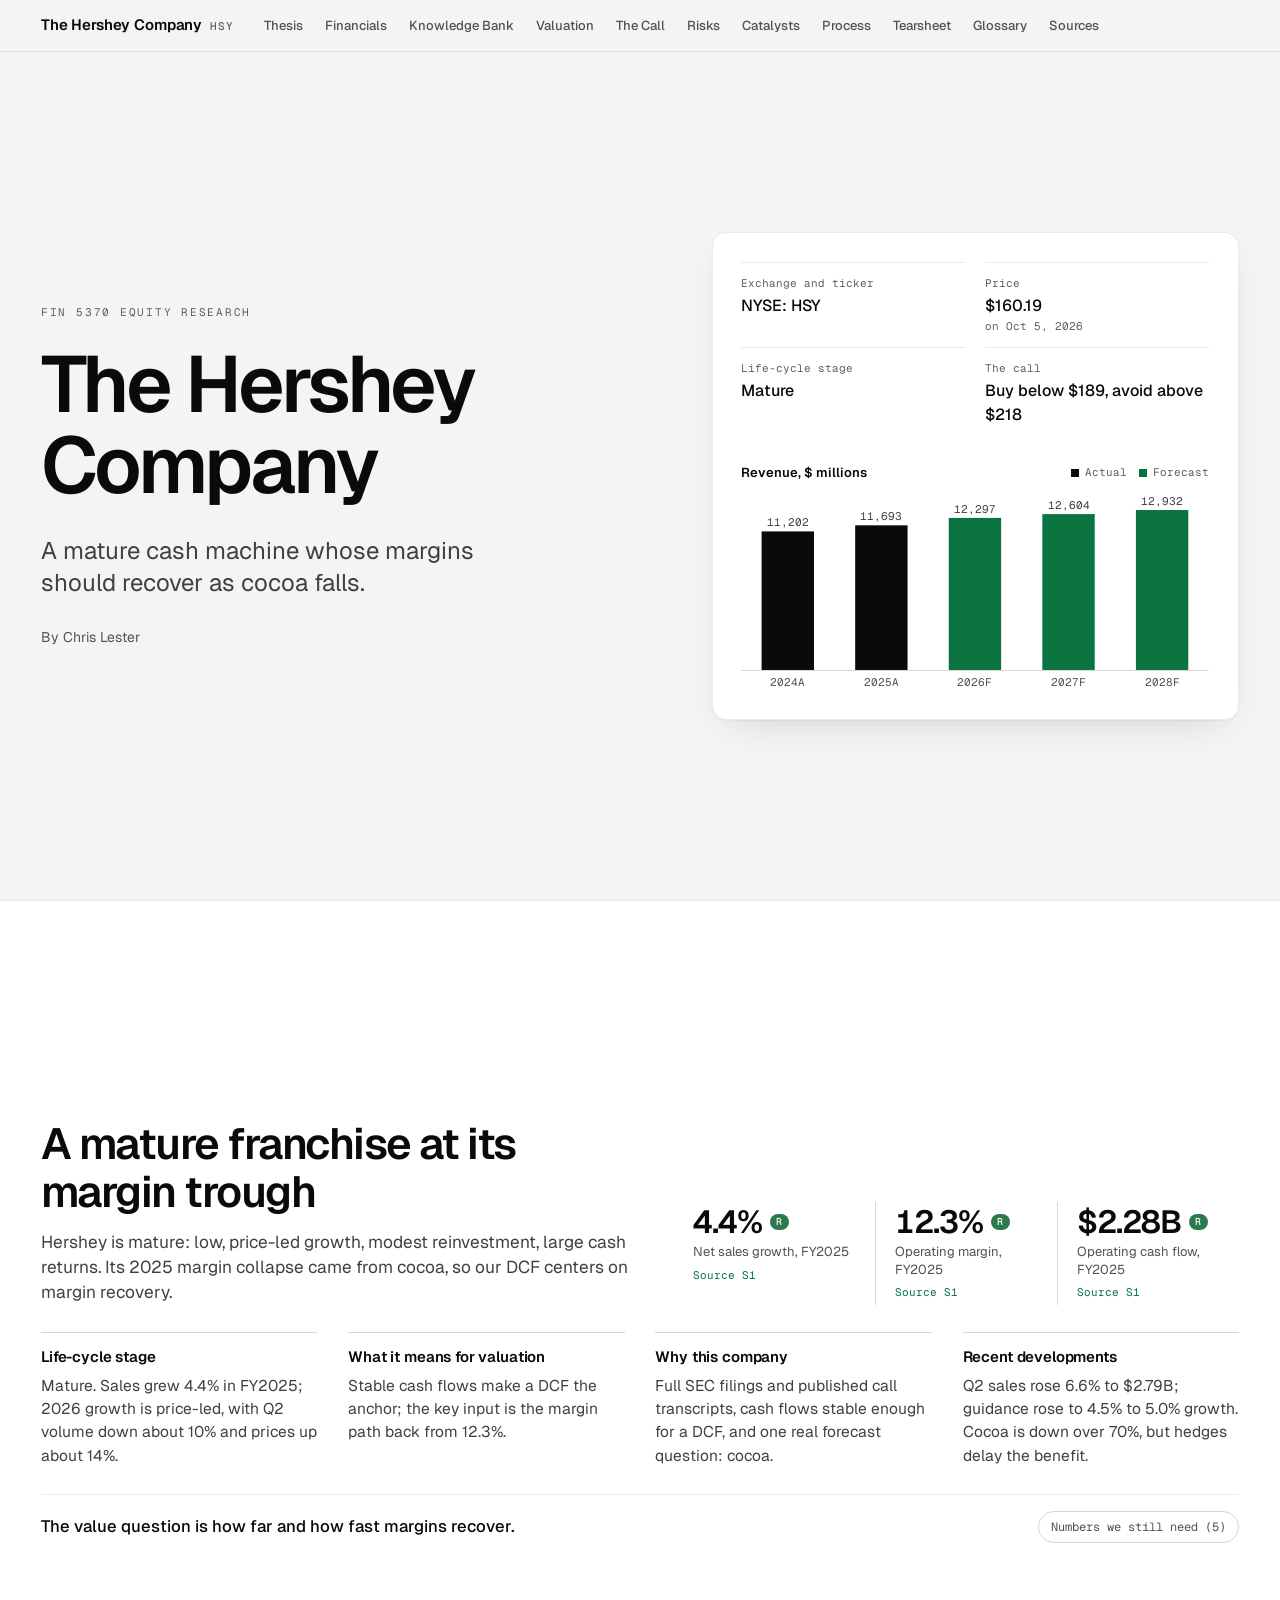
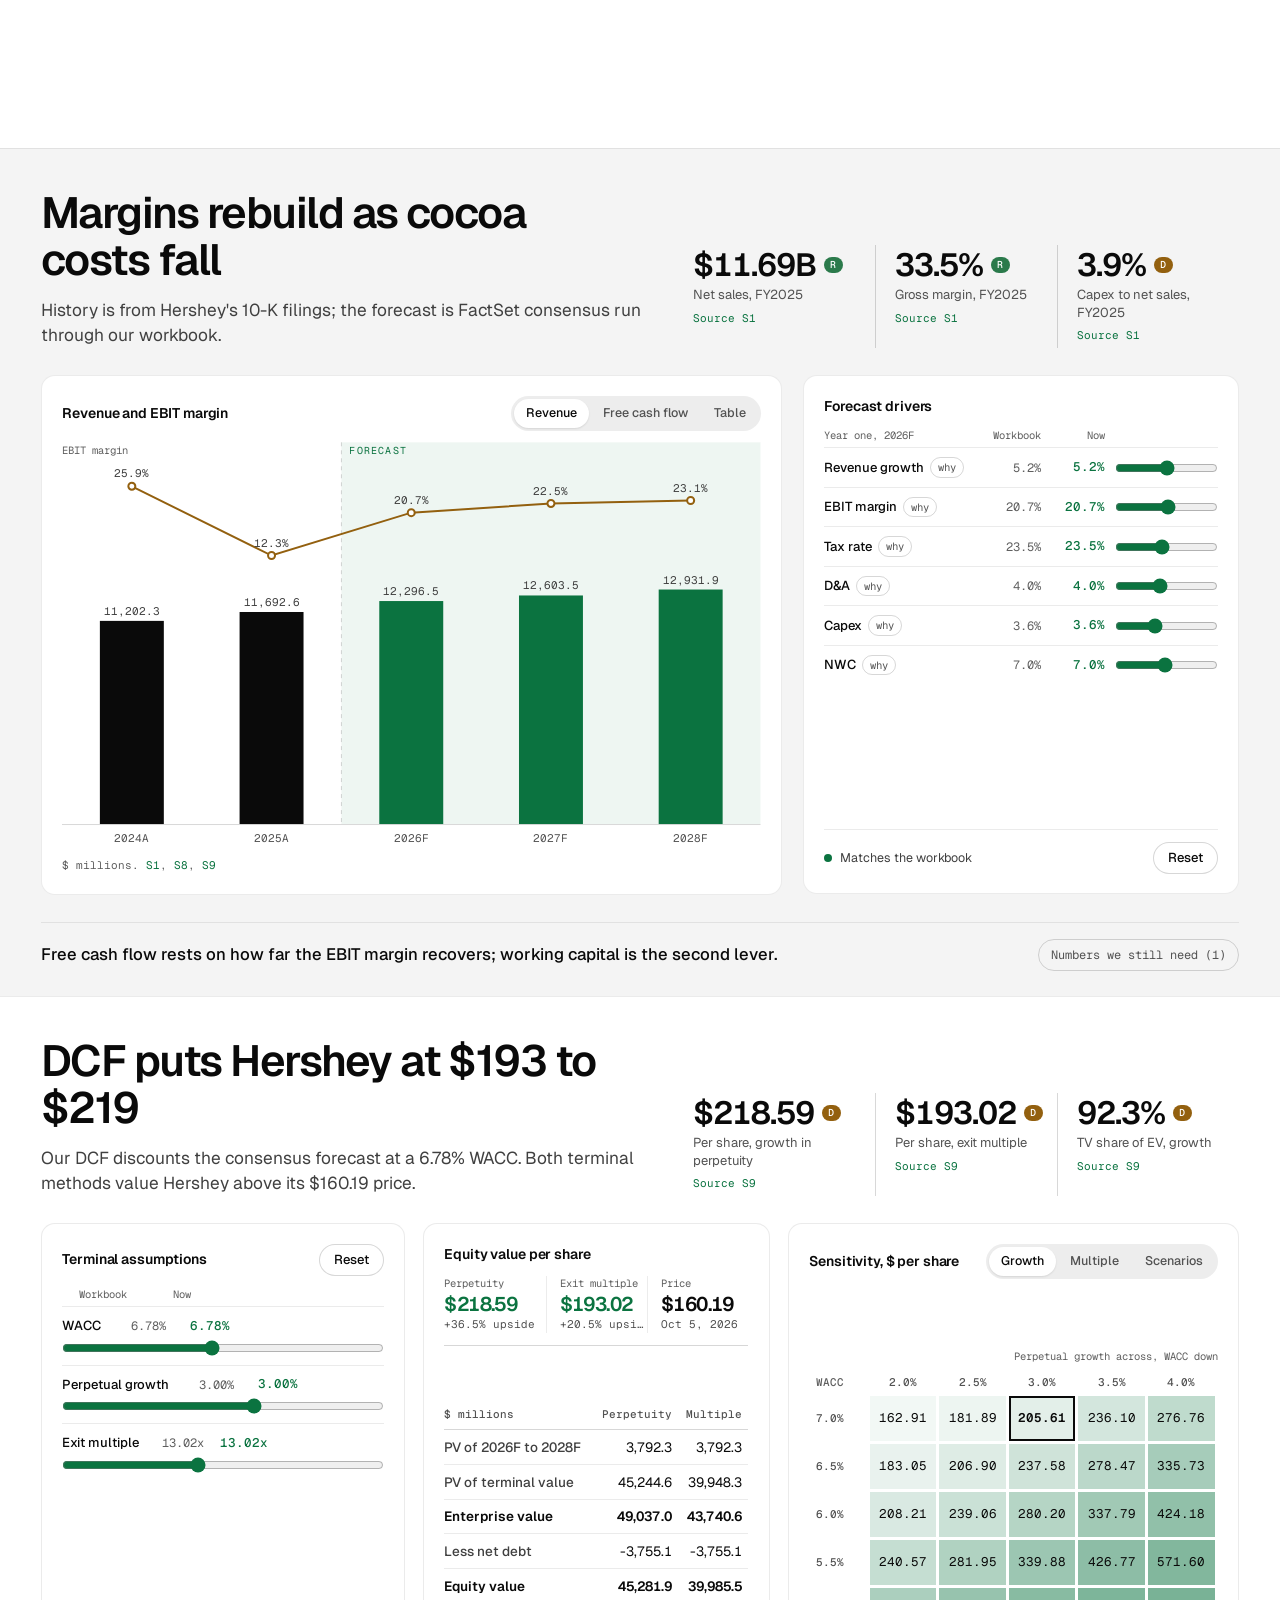
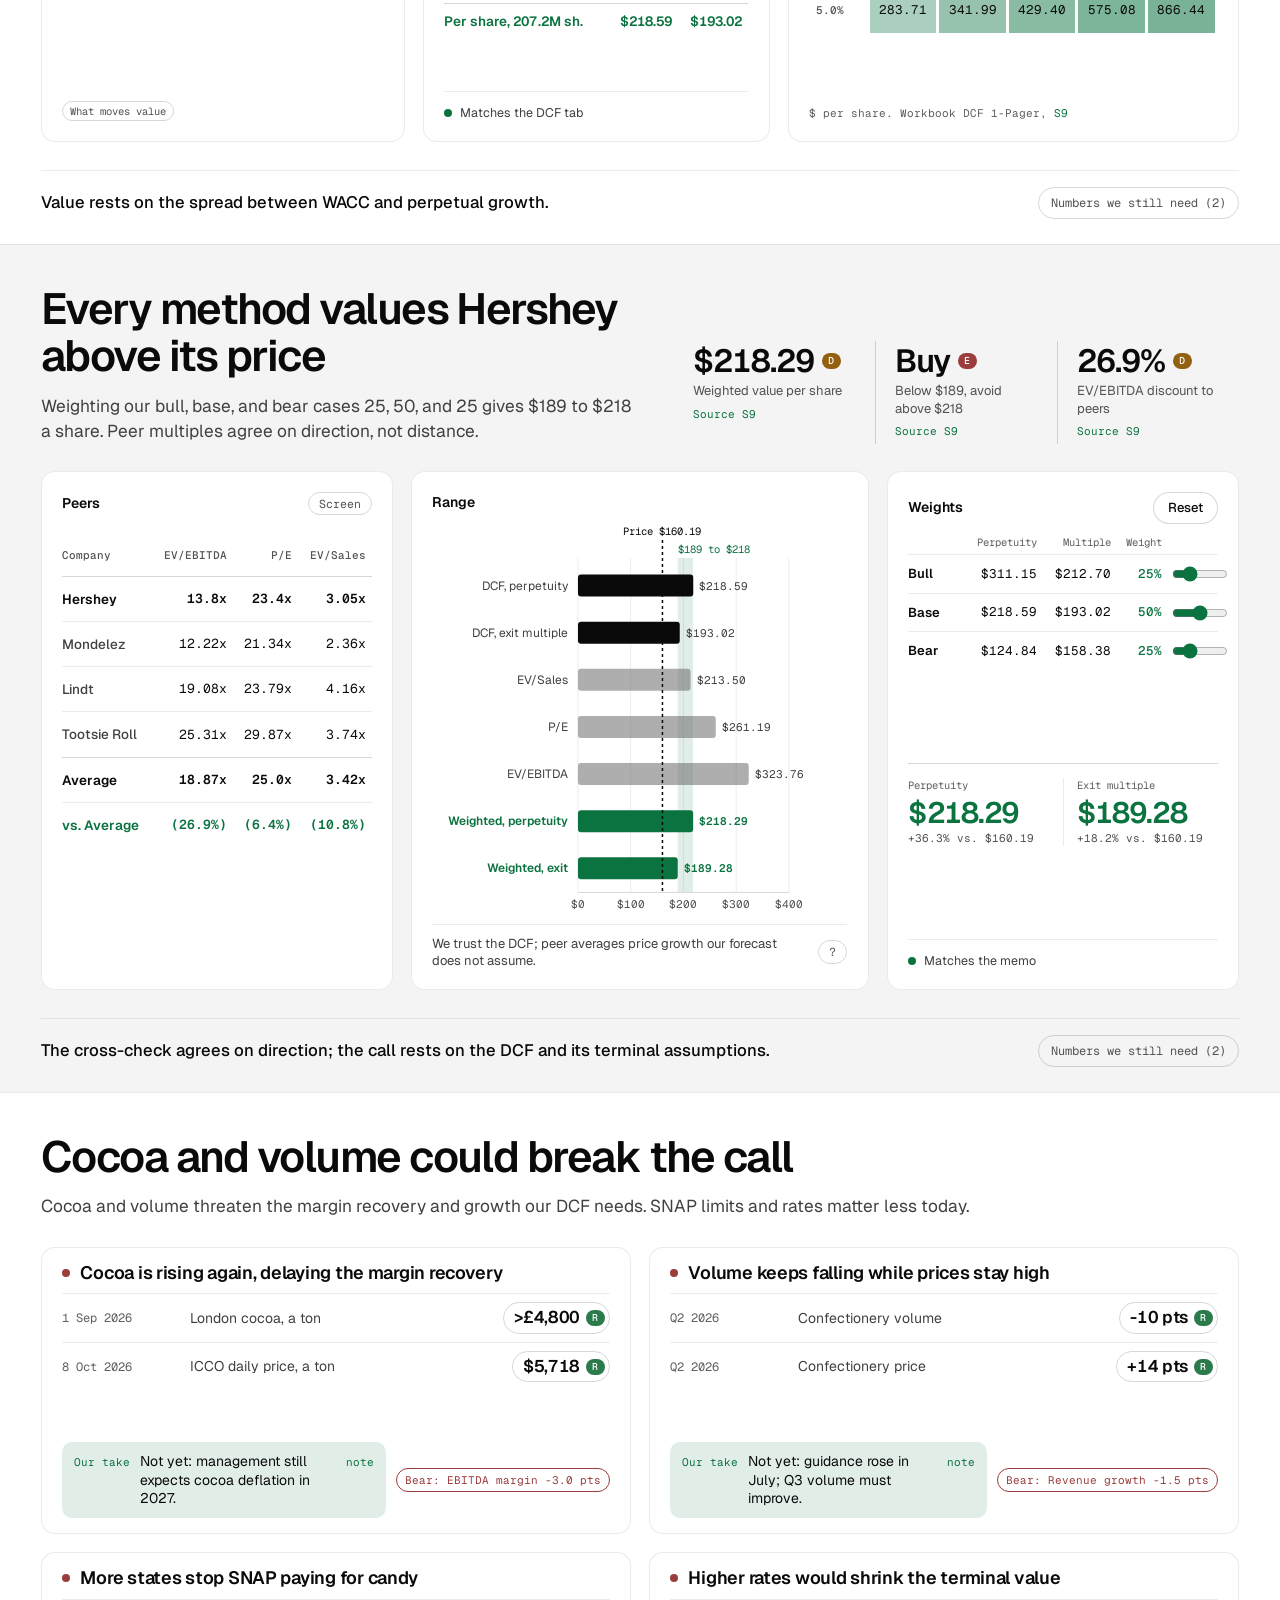
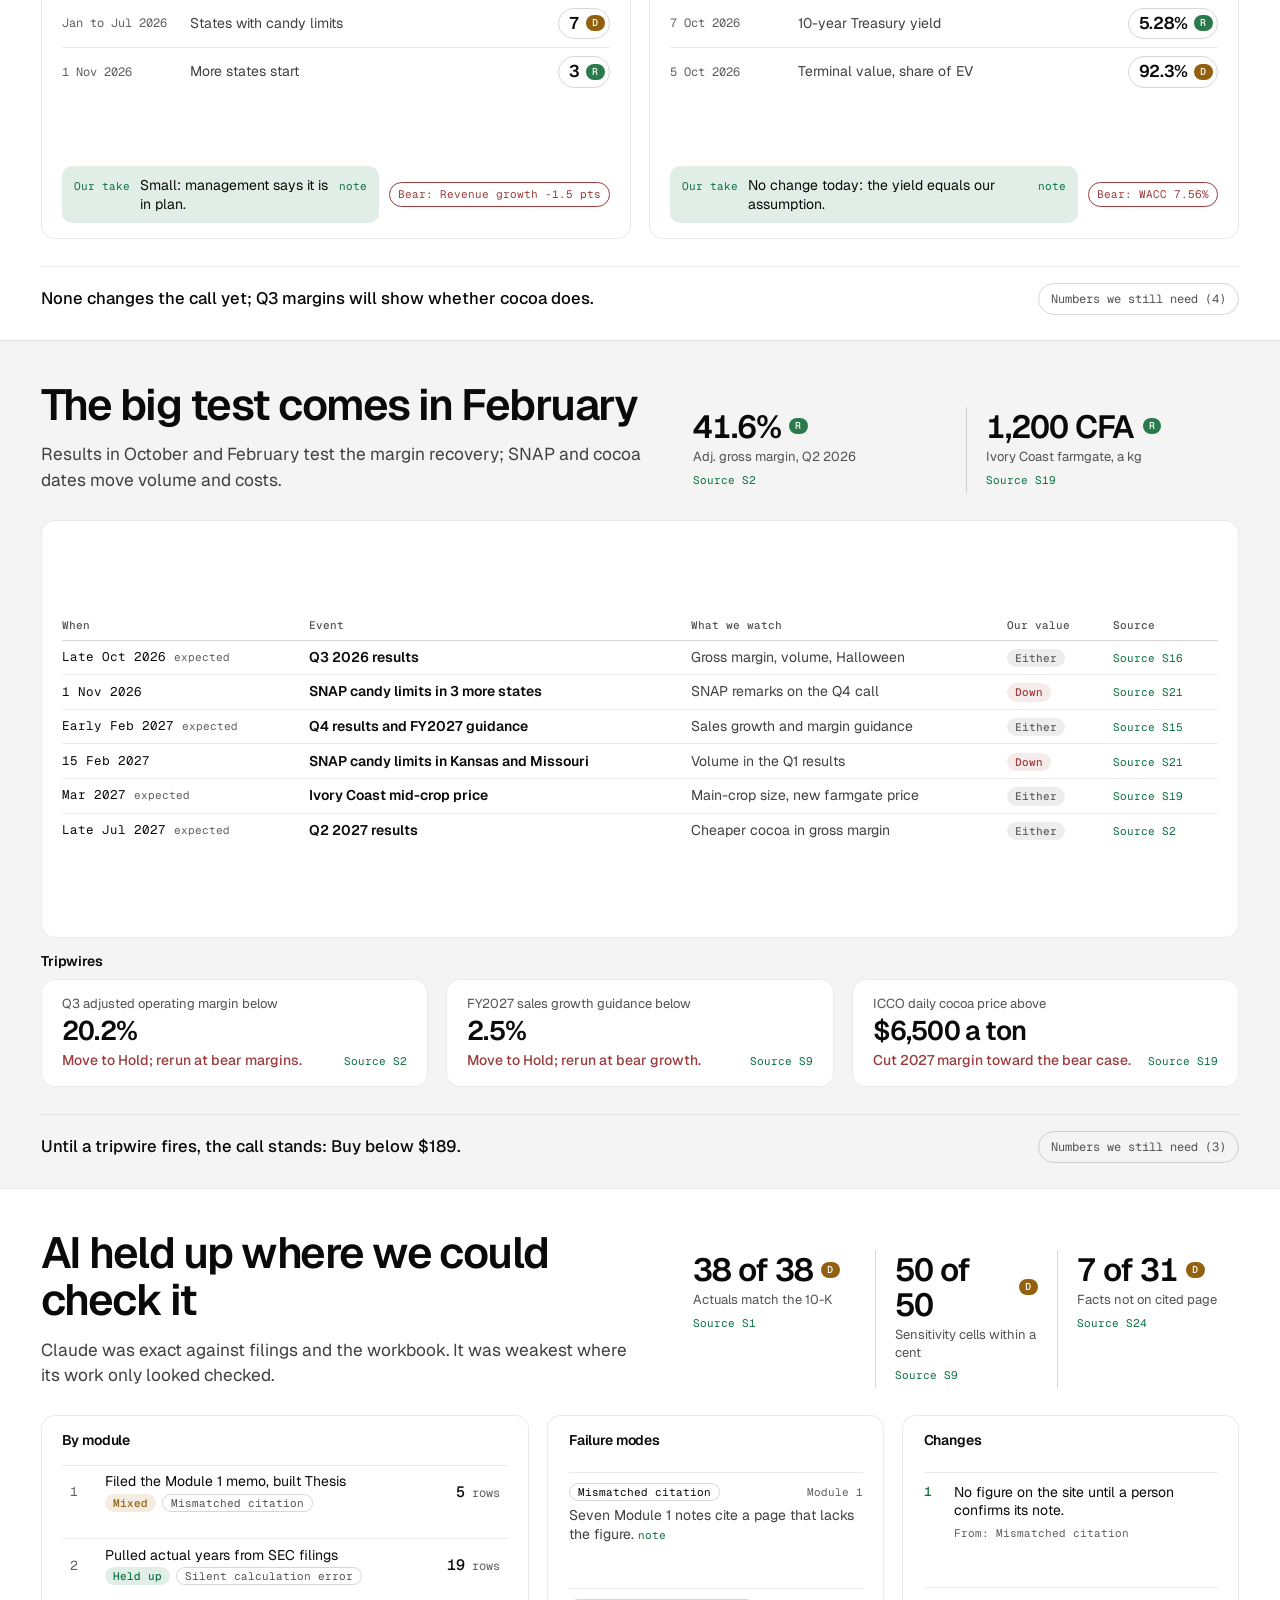
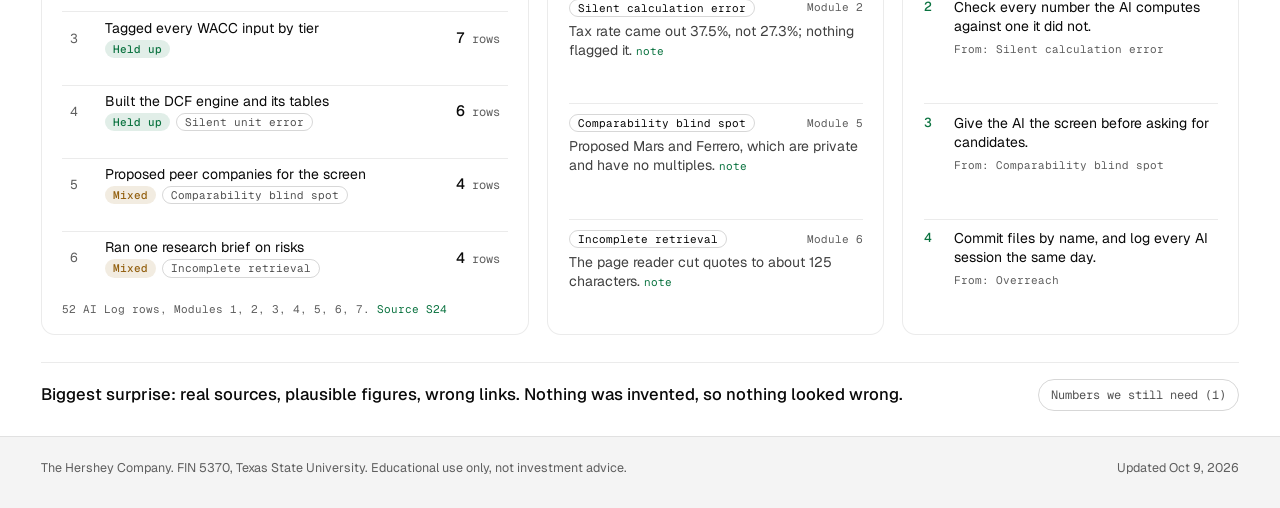
<file: site/index.html>
<!doctype html>
<html lang="en">
<head>
  <meta charset="utf-8">
  <meta name="viewport" content="width=device-width, initial-scale=1">
  <title>Valuation site</title>
  <link rel="preconnect" href="https://fonts.googleapis.com">
  <link rel="preconnect" href="https://fonts.gstatic.com" crossorigin>
  <link rel="stylesheet" href="https://fonts.googleapis.com/css2?family=Geist:wght@400;500;600&family=Geist+Mono:wght@400;500&display=swap">
  <link rel="stylesheet" href="styles.css">
</head>
<body class="deck">
  <header class="topbar">
    <a class="brand" href="#top"><span class="name" data-bind="companyName">Company</span><span class="tick" data-bind="ticker">TICKER</span></a>
    <nav class="nav" aria-label="Sections">
      <a href="#thesis">Thesis</a>
      <a href="#financials">Financials</a>
      <a href="vault.html">Knowledge Bank</a>
      <a href="#valuation">Valuation</a>
      <a href="#the-call">The Call</a>
      <a href="#risks">Risks</a>
      <a href="#catalysts">Catalysts</a>
      <a href="#process">Process</a>
      <a href="tearsheet.html">Tearsheet</a>
      <a href="glossary.html">Glossary</a>
      <a href="sources.html">Sources</a>
    </nav>
    <span class="bar-price" data-bind="barPrice"></span>
  </header>

  <main id="top">
    <section class="cover" id="hero">
      <div class="cover-text">
        <p class="cover-label">FIN 5370 equity research</p>
        <h1 data-bind="companyName">Company name</h1>
        <p class="cover-thesis" data-bind="oneLineThesis">One-line thesis appears here after Module 1.</p>
        <p class="cover-team">By <span data-bind="team">Teammate one and Teammate two</span></p>
      </div>
      <aside class="card cover-card" aria-label="Snapshot">
        <dl class="kv">
          <div><dt>Exchange and ticker</dt><dd data-bind="exchangeTicker">EXCHANGE: TICKER</dd></div>
          <div><dt>Price</dt><dd><span data-bind="priceValue">Price to come</span><small data-bind="priceDate"></small></dd></div>
          <div><dt>Life-cycle stage</dt><dd data-bind="stage">Coming in Module 1</dd></div>
          <div><dt>The call</dt><dd data-bind="callBadge">Coming in Module 5</dd></div>
        </dl>
        <div class="mini">
          <div class="mini-head"><span>Revenue, $ millions</span><span class="key"><i class="k-a"></i>Actual<i class="k-f"></i>Forecast</span></div>
          <div class="mini-chart" id="cover-chart" role="img" aria-label="Revenue by year"></div>
        </div>
      </aside>
    </section>

    <section class="section" id="thesis" data-module="1"><div class="section-inner"></div></section>
    <section class="section" id="financials" data-module="2"><div class="section-inner"></div></section>
    <section class="section" id="valuation" data-module="4"><div class="section-inner"></div></section>
    <section class="section" id="the-call" data-module="5"><div class="section-inner"></div></section>
    <section class="section" id="risks" data-module="6"><div class="section-inner"></div></section>
    <section class="section" id="catalysts" data-module="6"><div class="section-inner"></div></section>
    <section class="section" id="process" data-module="7"><div class="section-inner"></div></section>
  </main>

  <footer class="footer">
    <span data-bind="footerLeft">Company · FIN 5370 · Texas State University · educational use only, not investment advice</span>
    <span data-bind="footerRight">Updated: date</span>
  </footer>

  <script src="data/financials.js"></script>
  <script src="data/ailog.js"></script>
  <script src="content.js"></script>
  <!-- section scripts go here, one per module, before app.js -->
  <script src="financials.js"></script>
  <script src="dcf.js"></script>
  <script src="valuation.js"></script>
  <script src="thecall.js"></script>
  <script src="risks.js"></script>
  <script src="process.js"></script>
  <script src="app.js"></script>
</body>
</html>
</file>
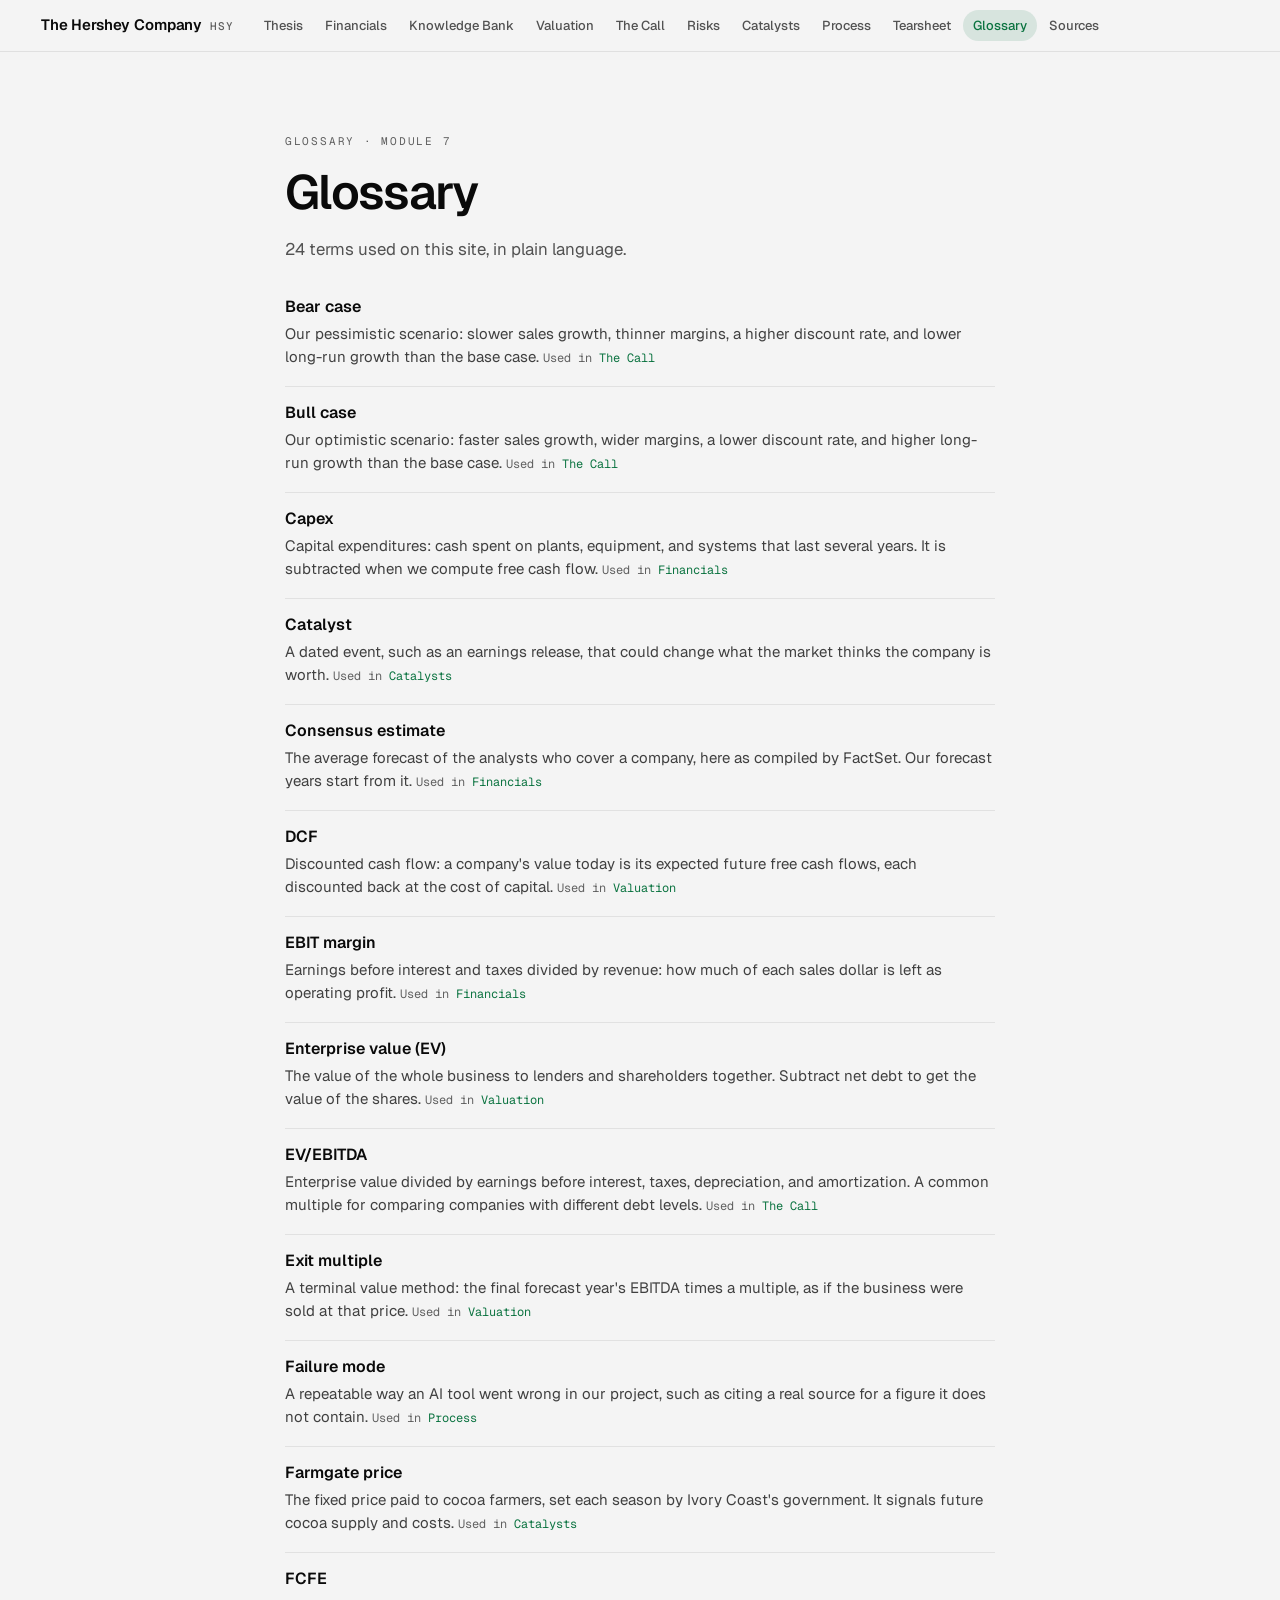
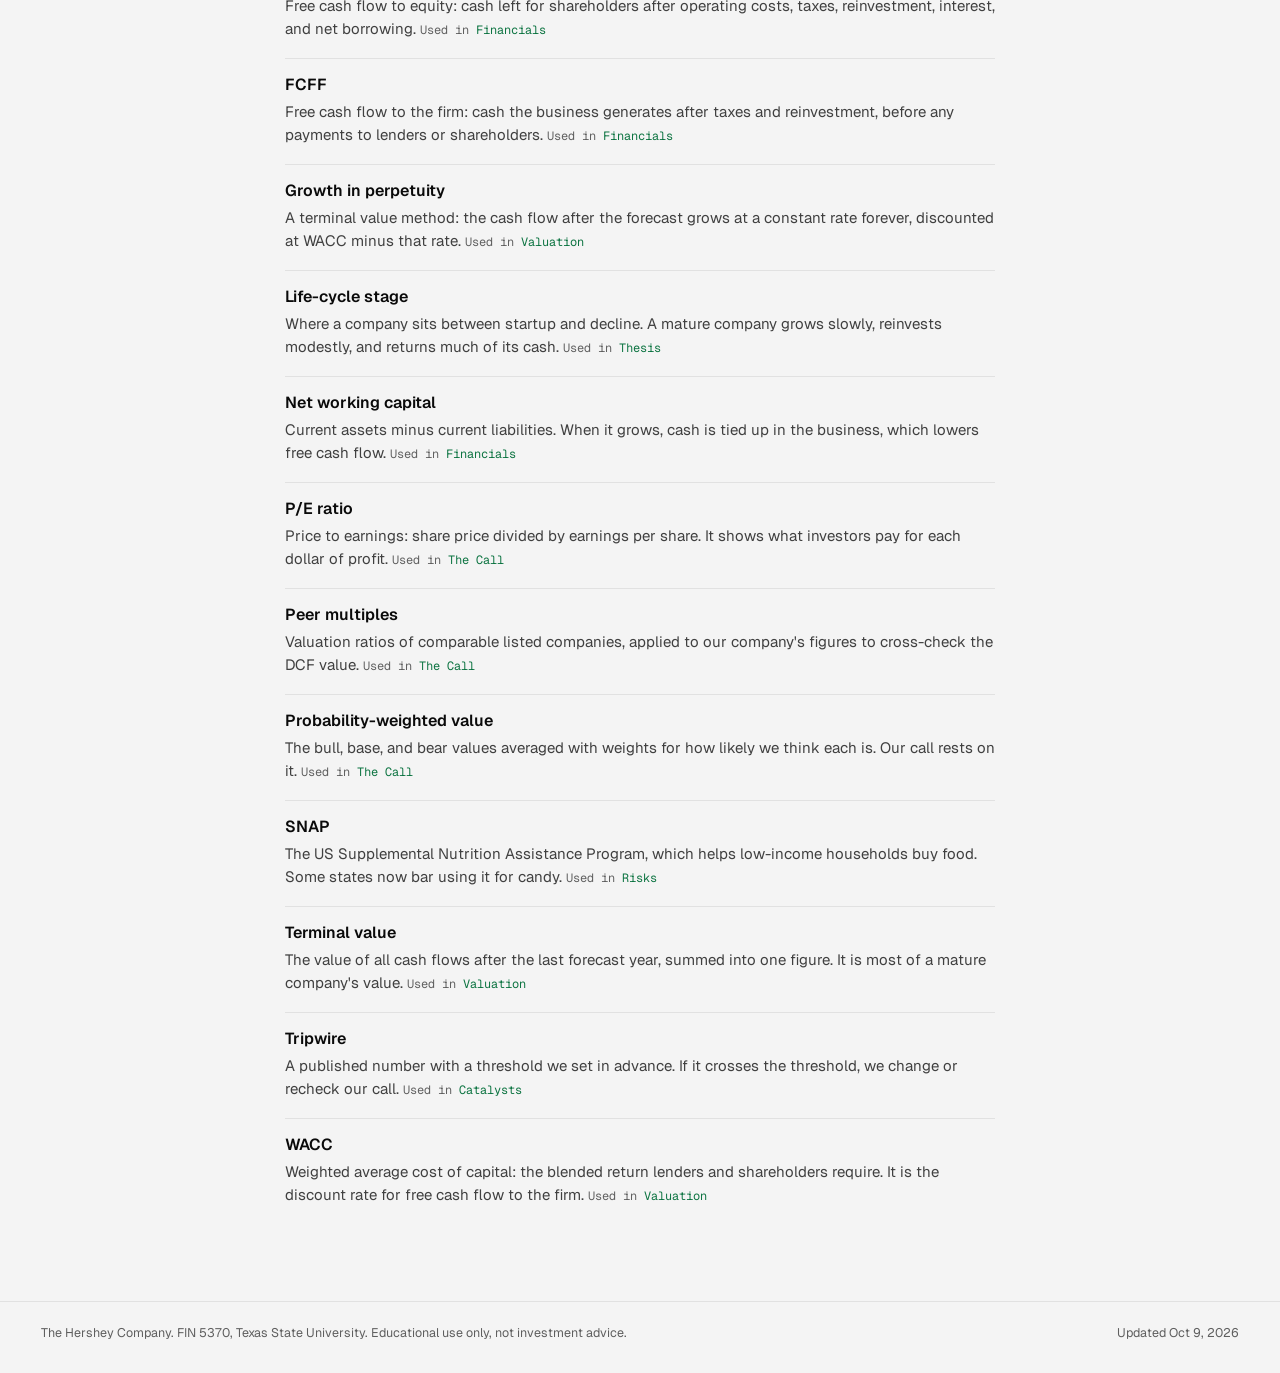
<file: site/glossary.html>
<!doctype html>
<html lang="en">
<head>
  <meta charset="utf-8">
  <meta name="viewport" content="width=device-width, initial-scale=1">
  <title>Glossary</title>
  <link rel="preconnect" href="https://fonts.googleapis.com">
  <link rel="preconnect" href="https://fonts.gstatic.com" crossorigin>
  <link rel="stylesheet" href="https://fonts.googleapis.com/css2?family=Geist:wght@400;500;600&family=Geist+Mono:wght@400;500&display=swap">
  <link rel="stylesheet" href="styles.css">
</head>
<body>
  <header class="topbar">
    <a class="brand" href="index.html"><span class="name" data-bind="companyName">Company</span><span class="tick" data-bind="ticker">TICKER</span></a>
    <nav class="nav" aria-label="Sections">
      <a href="index.html#thesis">Thesis</a>
      <a href="index.html#financials">Financials</a>
      <a href="vault.html">Knowledge Bank</a>
      <a href="index.html#valuation">Valuation</a>
      <a href="index.html#the-call">The Call</a>
      <a href="index.html#risks">Risks</a>
      <a href="index.html#catalysts">Catalysts</a>
      <a href="index.html#process">Process</a>
      <a href="tearsheet.html">Tearsheet</a>
      <a href="glossary.html">Glossary</a>
      <a href="sources.html">Sources</a>
    </nav>
    <span class="bar-price" data-bind="barPrice"></span>
  </header>
  <main class="page">
    <p class="section-label">Glossary · Module 7</p>
    <h1>Glossary</h1>
    <p class="coming">Coming in Module 7: plain-language definitions of the valuation terms used on this site.</p><dl class="glossary"></dl>
  </main>
  <footer class="footer">
    <span data-bind="footerLeft"></span>
    <span data-bind="footerRight"></span>
  </footer>
  <script src="data/financials.js"></script>
  <script src="content.js"></script>
  <script src="app.js"></script>
  <script src="glossary.js"></script>
</body>
</html>
</file>
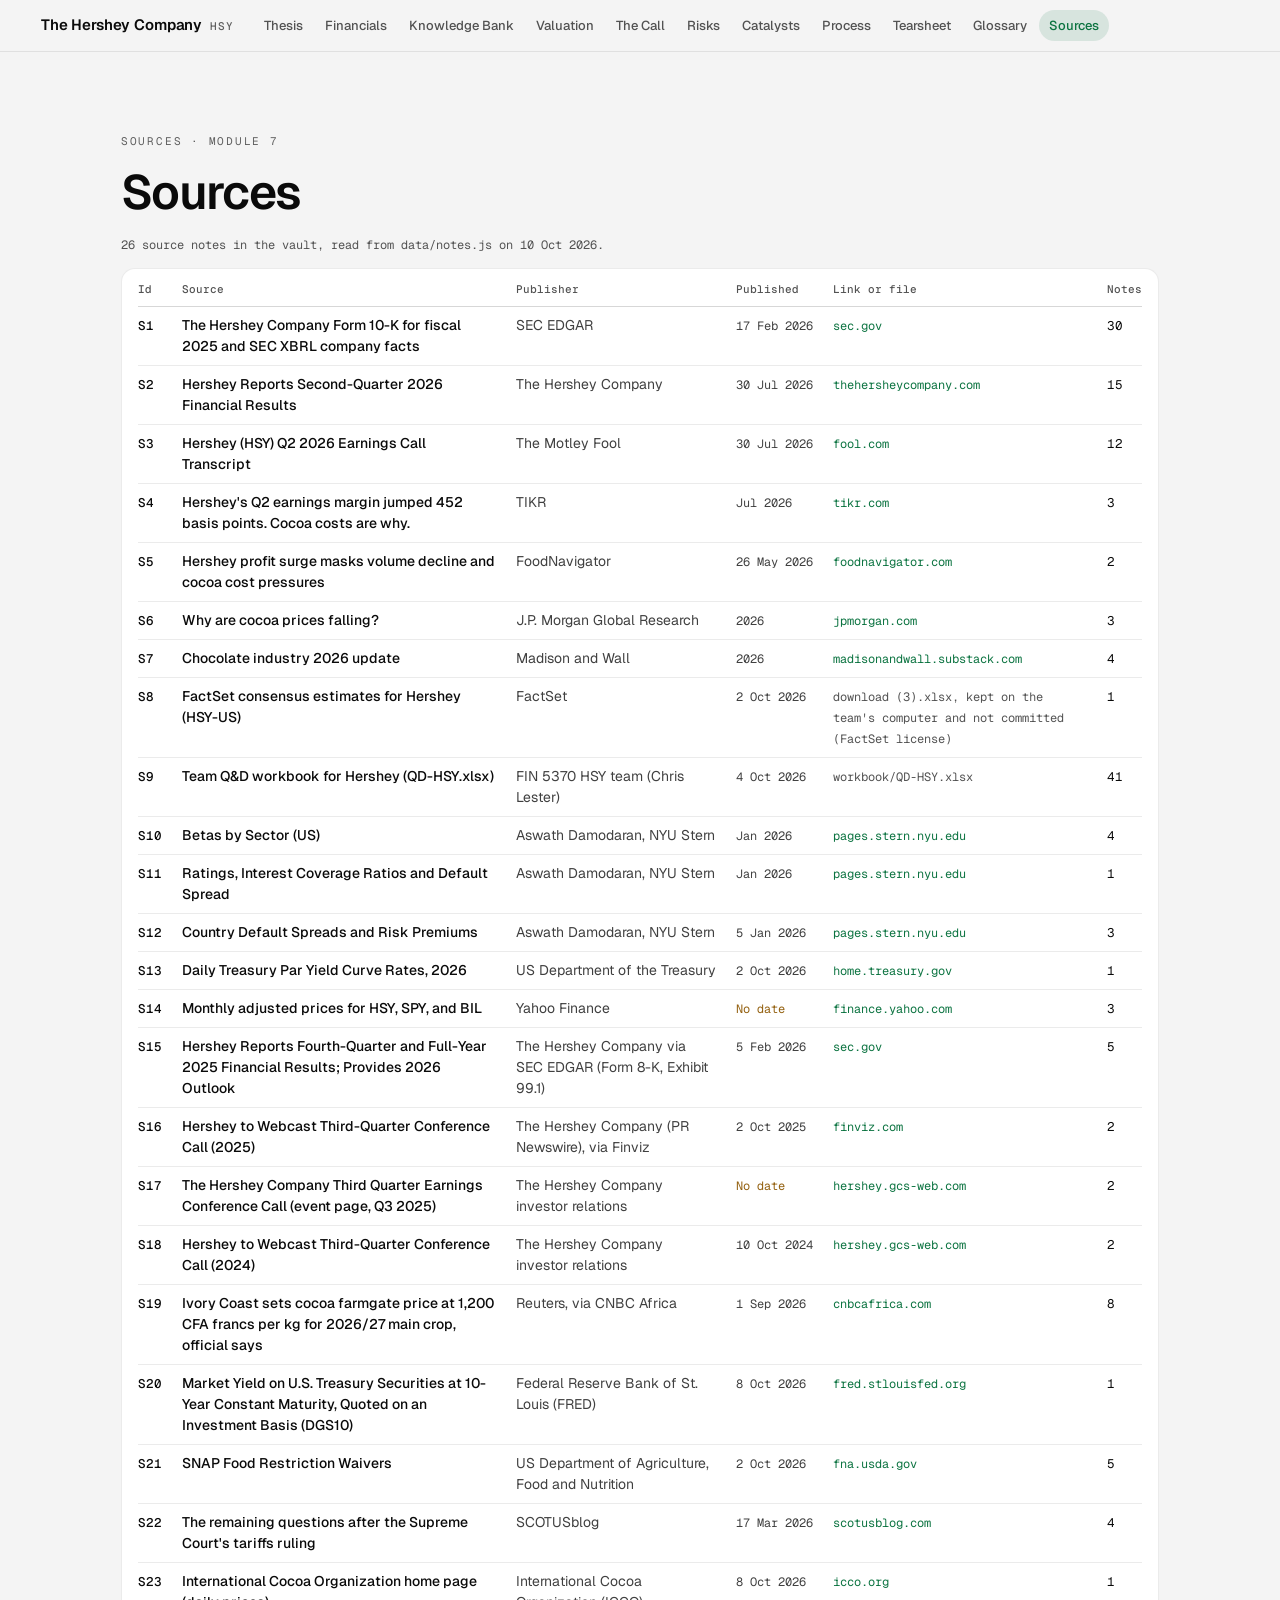
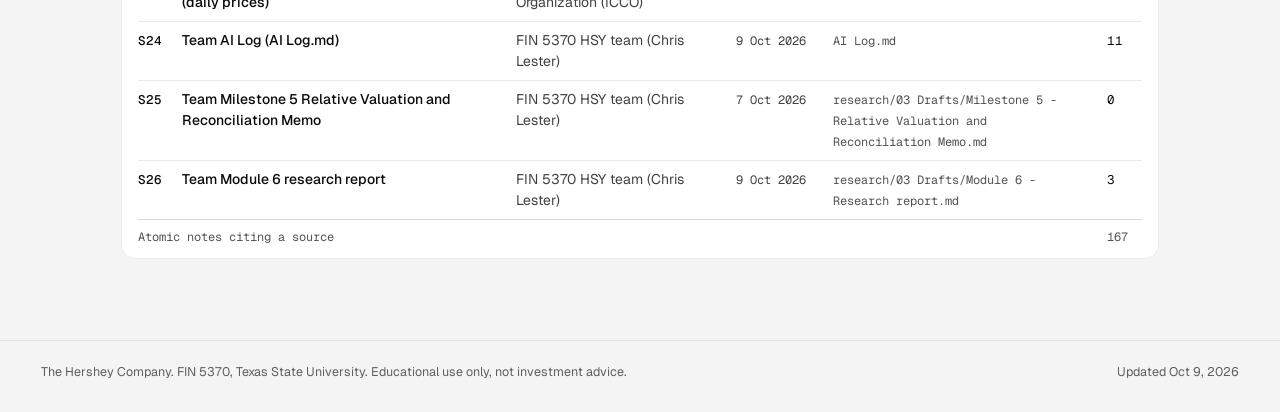
<file: site/sources.html>
<!doctype html>
<html lang="en">
<head>
  <meta charset="utf-8">
  <meta name="viewport" content="width=device-width, initial-scale=1">
  <title>Sources</title>
  <link rel="preconnect" href="https://fonts.googleapis.com">
  <link rel="preconnect" href="https://fonts.gstatic.com" crossorigin>
  <link rel="stylesheet" href="https://fonts.googleapis.com/css2?family=Geist:wght@400;500;600&family=Geist+Mono:wght@400;500&display=swap">
  <link rel="stylesheet" href="styles.css">
</head>
<body>
  <header class="topbar">
    <a class="brand" href="index.html"><span class="name" data-bind="companyName">Company</span><span class="tick" data-bind="ticker">TICKER</span></a>
    <nav class="nav" aria-label="Sections">
      <a href="index.html#thesis">Thesis</a>
      <a href="index.html#financials">Financials</a>
      <a href="vault.html">Knowledge Bank</a>
      <a href="index.html#valuation">Valuation</a>
      <a href="index.html#the-call">The Call</a>
      <a href="index.html#risks">Risks</a>
      <a href="index.html#catalysts">Catalysts</a>
      <a href="index.html#process">Process</a>
      <a href="tearsheet.html">Tearsheet</a>
      <a href="glossary.html">Glossary</a>
      <a href="sources.html">Sources</a>
    </nav>
    <span class="bar-price" data-bind="barPrice"></span>
  </header>
  <main class="page page-wide">
    <p class="section-label">Sources · Module 7</p>
    <h1>Sources</h1>
    <div id="source-list"></div>
  </main>
  <footer class="footer">
    <span data-bind="footerLeft"></span>
    <span data-bind="footerRight"></span>
  </footer>
  <script src="data/financials.js"></script>
  <script src="content.js"></script>
  <script src="data/notes.js"></script>
  <script src="app.js"></script>
  <script src="sources.js"></script>
</body>
</html>
</file>
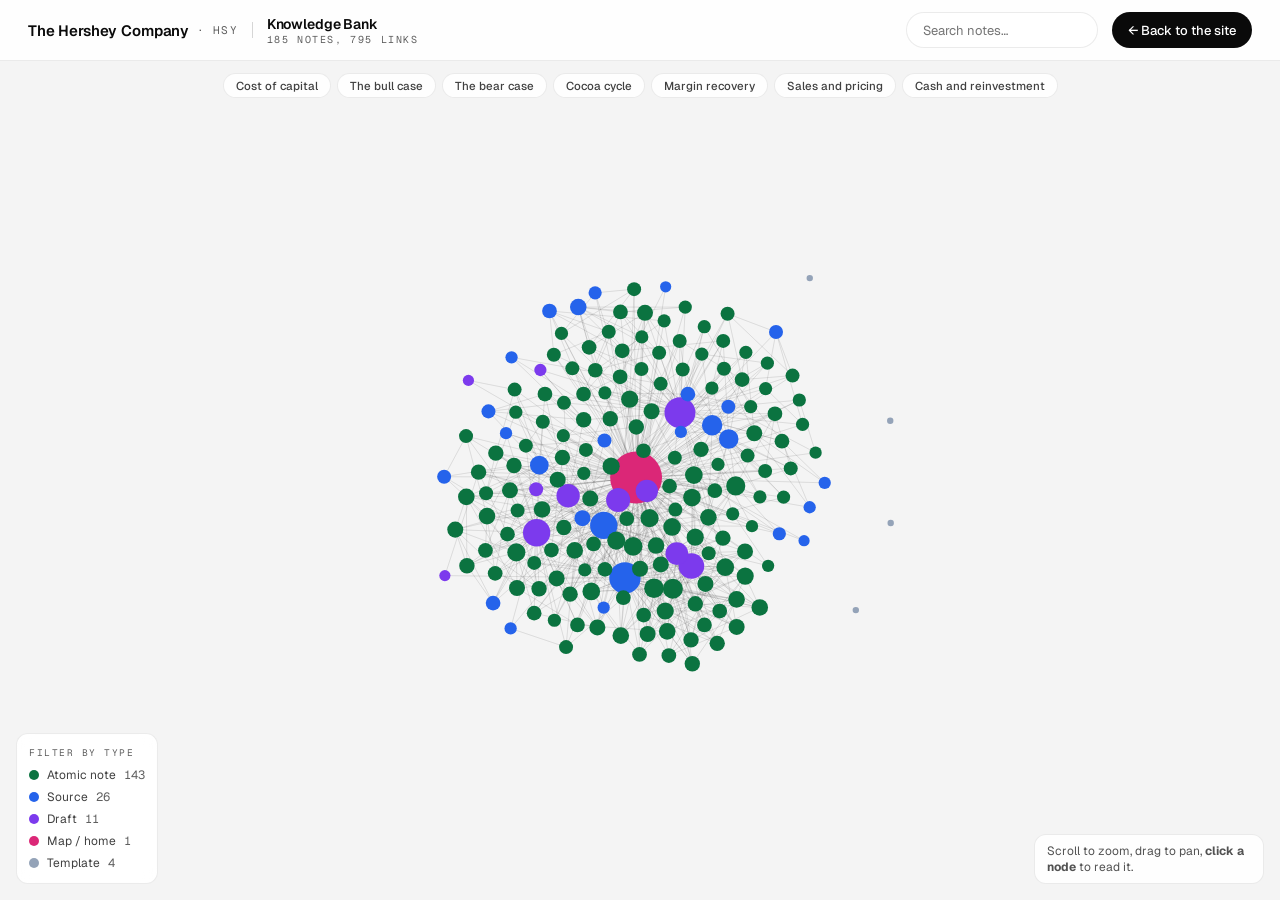
<file: site/vault.html>
<!doctype html>
<html lang="en">
<head>
  <meta charset="utf-8">
  <meta name="viewport" content="width=device-width, initial-scale=1">
  <title>Knowledge Bank</title>
  <link rel="preconnect" href="https://fonts.googleapis.com">
  <link rel="preconnect" href="https://fonts.gstatic.com" crossorigin>
  <link rel="stylesheet" href="https://fonts.googleapis.com/css2?family=Geist:wght@400;500;600&family=Geist+Mono:wght@400;500&display=swap">
  <link rel="stylesheet" href="styles.css">
  <link rel="stylesheet" href="vault.css">
</head>
<body class="kb">
  <!-- The Knowledge Bank: an Obsidian-style graph of the research/ vault, baked by scripts/build_vault.py into data/notes.js.
       Topic chips come from the vault object in content.js. This page is complete; teams change content.js, not this file. -->
  <header class="kb-top">
    <div class="kb-left">
      <a class="kb-brand" href="index.html"><span data-bind="companyName">Company</span><span class="kb-tick" data-bind="tickerDot"></span></a>
      <span class="kb-rule"></span>
      <div class="kb-title">
        <div class="kb-name">Knowledge Bank</div>
        <div class="kb-sub" id="kb-sub">the research vault</div>
      </div>
    </div>
    <div class="kb-right">
      <input id="kb-search" class="kb-search" type="search" placeholder="Search notes…" aria-label="Search notes">
      <a class="kb-back" href="index.html">← Back to the site</a>
    </div>
  </header>

  <div class="kb-body">
    <div class="kb-stage" id="kb-stage">
      <canvas id="kb-canvas" class="kb-canvas" aria-label="Graph of the research vault: each dot is a note, each line a link"></canvas>
      <div class="kb-themes" id="kb-themes"></div>
      <div class="kb-msg" id="kb-msg">Loading the vault…</div>
      <div class="kb-legend" id="kb-legend" hidden>
        <div class="kb-legend-h">Filter by type</div>
        <div id="kb-legend-items"></div>
      </div>
      <div class="kb-hint" id="kb-hint" hidden>Scroll to zoom, drag to pan, <b>click a node</b> to read it.</div>
    </div>
    <aside class="kb-pane" id="kb-pane" hidden>
      <div class="kb-pane-head">
        <div class="kb-pane-meta">
          <span class="kb-type" id="kb-type"></span>
          <span class="kb-tier" id="kb-tier" hidden></span>
          <span class="kb-status" id="kb-status" hidden></span>
          <div class="kb-path" id="kb-path"></div>
        </div>
        <button class="kb-x" id="kb-close" aria-label="Close the note">✕</button>
      </div>
      <div class="kb-pane-body">
        <h1 class="kb-note-title" id="kb-note-title"></h1>
        <div class="vault-note" id="kb-note"></div>
        <div id="kb-lists"></div>
      </div>
    </aside>
  </div>

  <script src="content.js"></script>
  <script src="data/notes.js"></script>
  <script src="vault.js"></script>
</body>
</html>
</file>
<file: site/styles.css>
/* One palette for the whole site, the Knowledge Bank included (vault.css reads these tokens).
   Change a token here and every page follows. Brief: skills/site-design/DESIGN.md. */
:root {
  --bg: #f4f4f4; --bg-deep: #ededed; --surface: #ffffff;
  --ink: #0a0a0a; --ink-2: #404040; --fg-dim: #525252; --fg-mute: #5f5f5f;
  --line: rgba(10, 10, 10, 0.08); --line-strong: rgba(10, 10, 10, 0.16);
  --accent: #0b7340; --accent-soft: rgba(11, 115, 64, 0.12);
  --reported: #2b7a4b; --derived: #93600f; --estimate: #9b3d3d;
  --sans: "Geist", system-ui, -apple-system, "Segoe UI", sans-serif;
  --mono: "Geist Mono", ui-monospace, Menlo, monospace;
  --radius: 14px;
  --bar-h: 52px;
  --gutter: clamp(16px, 3.2vw, 48px);
  --slide-h: calc(100vh - var(--bar-h));
  --shadow: 0 1px 2px rgba(10, 10, 10, 0.04), 0 14px 36px -18px rgba(10, 10, 10, 0.18);
}
@supports (height: 100svh) { :root { --slide-h: calc(100svh - var(--bar-h)); } }

/* ---------- base ---------- */
*, *::before, *::after { box-sizing: border-box; }
[hidden] { display: none !important; }
html { scroll-padding-top: var(--bar-h); -webkit-text-size-adjust: 100%; }
@media (prefers-reduced-motion: no-preference) { html { scroll-behavior: smooth; } }
body { margin: 0; background: var(--bg); color: var(--ink); font-family: var(--sans); font-size: 16px; line-height: 1.5;
  -webkit-font-smoothing: antialiased; }
body.kb { line-height: normal; }
a { color: var(--accent); }
:focus-visible { outline: 2px solid var(--accent); outline-offset: 2px; }
h1, h2, h3 { margin: 0; font-weight: 600; letter-spacing: -0.02em; line-height: 1.1; }
p { margin: 0; }
.mono { font-family: var(--mono); }
.card { background: var(--surface); border: 1px solid var(--line); border-radius: var(--radius); }

/* ---------- top bar (every page but the Knowledge Bank) ---------- */
.topbar { position: sticky; top: 0; z-index: 20; height: var(--bar-h); display: flex; align-items: center; gap: 20px;
  padding: 0 var(--gutter); border-bottom: 1px solid var(--line);
  background: var(--bg); background: color-mix(in srgb, var(--bg) 88%, transparent);
  backdrop-filter: blur(10px); -webkit-backdrop-filter: blur(10px); }
.brand { display: flex; align-items: baseline; gap: 8px; flex: none; color: var(--ink); text-decoration: none;
  font-size: 15px; font-weight: 600; letter-spacing: -0.01em; white-space: nowrap; }
.brand .tick { font-family: var(--mono); font-size: 11px; font-weight: 500; letter-spacing: 0.08em; color: var(--fg-mute); }
.nav { display: flex; gap: 2px; min-width: 0; overflow-x: auto; scrollbar-width: none; }
.nav::-webkit-scrollbar { display: none; }
.nav a { flex: none; padding: 6px 10px; border-radius: 999px; color: var(--fg-dim); text-decoration: none;
  font-size: 13px; font-weight: 500; white-space: nowrap; transition: background-color 0.15s, color 0.15s; }
.nav a:hover { color: var(--ink); background: var(--bg-deep); }
.nav a.active { color: var(--accent); background: var(--accent-soft); }
.nav a:active { transform: translateY(1px); }
.bar-price { flex: none; margin-left: auto; font-family: var(--mono); font-size: 12px; color: var(--fg-dim); white-space: nowrap; }
.bar-price b { color: var(--ink); font-weight: 500; }
@media (max-width: 1379px) { .bar-price { display: none; } }
@media (max-width: 899px) { .brand .name { display: none; } .brand .tick { font-size: 13px; color: var(--ink); } .topbar { gap: 12px; } }

/* ---------- buttons and toggles: full pills, press state on every one ---------- */
.btn { font: inherit; font-size: 13px; font-weight: 500; height: 32px; padding: 0 14px; border-radius: 999px;
  border: 1px solid var(--line-strong); background: var(--surface); color: var(--ink); cursor: pointer; white-space: nowrap;
  transition: border-color 0.15s, transform 0.1s; }
.btn:hover { border-color: var(--ink-2); }
.btn:active { transform: translateY(1px) scale(0.98); }
.seg { display: inline-flex; gap: 2px; padding: 3px; border-radius: 999px; background: var(--bg-deep); flex: none; }
.seg button { font: inherit; font-size: 12.5px; font-weight: 500; padding: 5px 12px; border: 0; border-radius: 999px;
  background: none; color: var(--fg-dim); cursor: pointer; white-space: nowrap; transition: background-color 0.15s, color 0.15s, transform 0.1s; }
.seg button:hover { color: var(--ink); }
.seg button[aria-pressed="true"] { background: var(--surface); color: var(--ink); box-shadow: 0 1px 2px rgba(10, 10, 10, 0.1); }
.seg button:active { transform: scale(0.97); }

/* ---------- cover ---------- */
.cover { height: var(--slide-h); max-width: 1440px; margin: 0 auto; padding: clamp(24px, 6vh, 64px) var(--gutter);
  display: grid; grid-template-columns: minmax(0, 1.15fr) minmax(0, 1fr); gap: clamp(28px, 5vw, 88px); align-items: center; }
.cover-label { font-family: var(--mono); font-size: 11px; letter-spacing: 0.16em; text-transform: uppercase; color: var(--fg-mute);
  margin-bottom: clamp(12px, 2.6vh, 26px); }
.cover h1 { font-size: clamp(2.4rem, min(6.2vw, 9.5vh), 5.4rem); letter-spacing: -0.04em; line-height: 1.02; max-width: 12ch; }
.cover-thesis { margin-top: clamp(16px, 3.2vh, 30px); font-size: clamp(1.1rem, 2.7vh, 1.5rem); line-height: 1.35;
  color: var(--ink-2); max-width: 30ch; }
.cover-team { margin-top: clamp(14px, 3vh, 28px); font-size: 14px; color: var(--fg-dim); }
.cover-card { padding: clamp(18px, 3.2vh, 30px); display: flex; flex-direction: column; gap: clamp(14px, 2.6vh, 24px);
  box-shadow: var(--shadow); }
.kv { display: grid; grid-template-columns: 1fr 1fr; column-gap: 20px; margin: 0; }
.kv div { padding: clamp(8px, 1.4vh, 12px) 0; border-top: 1px solid var(--line); min-width: 0; }
.kv dt { font-family: var(--mono); font-size: 11px; color: var(--fg-mute); }
.kv dd { margin: 3px 0 0; font-size: clamp(14px, 2vh, 16px); font-weight: 500; }
.kv dd small { display: block; font-family: var(--mono); font-size: 11px; font-weight: 400; color: var(--fg-mute); }
.mini-head { display: flex; justify-content: space-between; align-items: baseline; gap: 12px; font-size: 13px; font-weight: 600; }
.key { display: inline-flex; align-items: center; gap: 6px; font-family: var(--mono); font-size: 11px; font-weight: 400; color: var(--fg-mute); }
.key i { display: inline-block; width: 8px; height: 8px; margin-left: 6px; }
.key .k-a { background: var(--ink); } .key .k-f { background: var(--accent); }
.mini-chart { position: relative; height: clamp(110px, 22vh, 210px); margin-top: 10px; }
.mini-chart svg { position: absolute; inset: 0; width: 100%; height: 100%; overflow: visible; }

/* ---------- sections: one screen each, like a slide ---------- */
.section { border-top: 1px solid var(--line); }
.section.alt { background: var(--surface); }
.section.live { height: var(--slide-h); }
.section-inner { height: 100%; max-width: 1440px; margin: 0 auto; display: flex; flex-direction: column;
  gap: clamp(14px, 3vh, 32px); padding: clamp(20px, 4.4vh, 48px) var(--gutter) clamp(14px, 2.8vh, 28px); }
.section-inner.text { justify-content: center; }
.s-head { display: grid; grid-template-columns: minmax(0, 1.1fr) minmax(0, 1fr); gap: clamp(20px, 4vw, 64px); align-items: end; }
.s-head h2 { font-size: clamp(1.6rem, min(3.4vw, 5.2vh), 2.9rem); letter-spacing: -0.035em; max-width: 20ch; }
.lede { margin-top: clamp(8px, 1.6vh, 14px); font-size: clamp(0.92rem, 2vh, 1.08rem); line-height: 1.45; color: var(--ink-2); max-width: 62ch; }
.stats { display: grid; grid-template-columns: repeat(var(--n, 3), minmax(0, 1fr)); }
.stat { padding: 2px clamp(12px, 1.5vw, 22px); border-left: 1px solid var(--line-strong); min-width: 0; }
.stat:first-child { border-left: 0; padding-left: 0; }
.stat-value { display: flex; align-items: center; gap: 8px; font-size: clamp(1.4rem, min(2.5vw, 4.2vh), 2.2rem); font-weight: 600;
  letter-spacing: -0.03em; line-height: 1.1; font-variant-numeric: tabular-nums; }
.stat-label { margin-top: 4px; font-size: 13px; line-height: 1.35; color: var(--fg-dim); }
.stat-src { display: inline-block; margin-top: 6px; font-family: var(--mono); font-size: 11px; color: var(--accent); text-decoration: none; }
.stat-src:hover { text-decoration: underline; }
.tier { flex: none; font-family: var(--mono); font-size: 10px; font-weight: 500; letter-spacing: 0.06em; line-height: 1;
  padding: 3px 6px; border-radius: 999px; color: #fff; }
.tier-R { background: var(--reported); } .tier-D { background: var(--derived); } .tier-E { background: var(--estimate); }
.s-body { min-height: 0; }
.section-inner.custom .s-body { flex: 1; display: flex; flex-direction: column; }
.blocks { display: grid; grid-template-columns: repeat(var(--n, 4), minmax(0, 1fr)); gap: clamp(16px, 2.4vw, 40px); }
.block { border-top: 1px solid var(--line-strong); padding-top: clamp(10px, 1.8vh, 16px); }
.block h3 { font-size: 15px; letter-spacing: -0.01em; margin-bottom: 8px; }
.block p { font-size: clamp(0.84rem, 1.9vh, 0.97rem); line-height: 1.5; color: var(--ink-2); }
.s-foot { display: flex; align-items: center; justify-content: space-between; gap: 24px;
  padding-top: clamp(10px, 1.8vh, 16px); border-top: 1px solid var(--line); }
.so-what { font-size: clamp(0.9rem, 2vh, 1.04rem); font-weight: 500; line-height: 1.4; color: var(--ink); max-width: 84ch; }

/* "numbers we still need": a pop-out that opens upward and never grows the section */
.need { position: relative; flex: none; margin-left: auto; }
.need summary { list-style: none; cursor: pointer; font-family: var(--mono); font-size: 12px; color: var(--fg-dim);
  padding: 6px 12px; border: 1px solid var(--line-strong); border-radius: 999px; white-space: nowrap; transition: transform 0.1s; }
.need summary::-webkit-details-marker { display: none; }
.need summary:active { transform: scale(0.98); }
.need[open] summary { color: var(--ink); background: var(--bg-deep); }
.pop { position: absolute; z-index: 6; bottom: calc(100% + 8px); background: var(--surface); border: 1px solid var(--line-strong);
  border-radius: var(--radius); box-shadow: var(--shadow); padding: 14px 16px; overflow: auto; }
.need .pop { right: 0; width: min(440px, 86vw); max-height: 50vh; }
.pop ul { margin: 0; padding-left: 18px; }
.pop li { font-size: 13px; line-height: 1.45; color: var(--ink-2); margin-bottom: 6px; }
.pop li:last-child { margin-bottom: 0; }

/* sections not built yet: a thin band */
.section.band .section-inner { height: auto; flex-direction: row; align-items: baseline; justify-content: space-between;
  gap: 16px; padding-top: 18px; padding-bottom: 18px; }
.band-title { font-size: 17px; letter-spacing: -0.01em; }
.band-note { font-family: var(--mono); font-size: 12px; color: var(--fg-mute); }

/* ---------- Financials: chart card and driver card ---------- */
.fin-body { flex: 1; min-height: 0; display: grid; grid-template-columns: minmax(0, 1.7fr) minmax(0, 1fr); gap: clamp(14px, 1.6vw, 24px); }
.fin-card { min-height: 0; display: flex; flex-direction: column; padding: clamp(12px, 2.2vh, 22px) clamp(14px, 1.6vw, 24px); }
.fin-card-top { display: flex; align-items: center; justify-content: space-between; gap: 12px; margin-bottom: clamp(6px, 1.2vh, 12px); }
.fin-card-title { font-size: 14px; font-weight: 600; letter-spacing: -0.01em; }
.chart-area { position: relative; flex: 1; min-height: 120px; }
.chart-area > svg { position: absolute; inset: 0; width: 100%; height: 100%; display: block; overflow: visible; }
.chart-legend { margin-top: clamp(6px, 1.2vh, 10px); font-family: var(--mono); font-size: 11px; line-height: 1.45; color: var(--fg-mute); }
.chart-legend a { color: var(--accent); text-decoration: none; }
.tip { position: absolute; z-index: 4; pointer-events: none; min-width: 168px; padding: 10px 12px; border-radius: var(--radius);
  background: var(--ink); color: #fff; font-family: var(--mono); font-size: 12px; line-height: 1.55; box-shadow: var(--shadow); }
.tip b { display: block; font-family: var(--sans); font-size: 13px; font-weight: 600; margin-bottom: 4px; }
.tip span { display: flex; justify-content: space-between; gap: 14px; }
.tip span i { font-style: normal; color: #d4d4d4; }

/* chart marks (SVG reads the tokens through classes) */
.c-actual { fill: var(--ink); } .c-fore { fill: var(--accent); }
.c-light { fill-opacity: 0.38; }
.c-wash { fill: var(--accent-soft); fill-opacity: 0.55; }
.c-div { stroke: var(--line-strong); stroke-width: 1; stroke-dasharray: 4 4; }
.c-base { stroke: var(--line-strong); stroke-width: 1; }
.c-hover { fill: var(--line); fill-opacity: 0.4; }
.c-margin { fill: none; stroke: var(--derived); stroke-width: 2; }
.c-margin-pt { fill: var(--surface); stroke: var(--derived); stroke-width: 2; }
.c-margin-lab { fill: var(--derived); }
.t-val { font-family: var(--mono); font-size: 11px; fill: var(--ink-2); }
.t-x { font-family: var(--mono); font-size: 11px; fill: var(--fg-dim); }
.t-note { font-family: var(--mono); font-size: 10.5px; fill: var(--fg-mute); }
.t-fore { font-family: var(--mono); font-size: 10px; letter-spacing: 0.12em; fill: var(--accent); }

.fin-table-wrap { position: absolute; inset: 0; overflow: auto; display: flex; align-items: center; }
.fin-table { width: 100%; border-collapse: collapse; font-size: clamp(12px, 1.9vh, 14px); font-variant-numeric: tabular-nums; }
.fin-table th, .fin-table td { padding: clamp(5px, 1.2vh, 10px) 8px; text-align: right; white-space: nowrap; }
.fin-table thead th { font-family: var(--mono); font-size: 11.5px; font-weight: 500; color: var(--fg-dim); border-bottom: 1px solid var(--line-strong); }
.fin-table thead th.f { color: var(--accent); }
.fin-table tbody th { text-align: left; font-weight: 500; color: var(--ink-2); }
.fin-table tbody tr + tr th, .fin-table tbody tr + tr td { border-top: 1px solid var(--line); }
.fin-table td.f { background: rgba(11, 115, 64, 0.05); }

.drv-card { container-type: inline-size; }
.drv-grid { display: grid; grid-template-columns: minmax(9.6rem, 1.2fr) 3.3rem 3.4rem minmax(64px, 1fr); column-gap: 10px; align-items: center; }
.drv-cols { font-family: var(--mono); font-size: 10.5px; color: var(--fg-mute); padding-bottom: 4px; }
.drv-cols span:nth-child(2), .drv-cols span:nth-child(3) { text-align: right; }
.drv { position: relative; padding: clamp(4px, 1.05vh, 9px) 0; border-top: 1px solid var(--line); }
.drv-name { display: flex; align-items: center; gap: 6px; min-width: 0; font-size: 13px; font-weight: 500; }
.drv-name label { overflow: hidden; text-overflow: ellipsis; white-space: nowrap; }
.why { flex: none; font-family: var(--mono); font-size: 10.5px; line-height: 1; padding: 4px 7px; border-radius: 999px;
  border: 1px solid var(--line-strong); background: none; color: var(--fg-dim); cursor: pointer; transition: transform 0.1s; }
.why:hover, .why[aria-expanded="true"] { color: var(--accent); border-color: var(--accent); }
.why:active { transform: scale(0.95); }
.drv-wb { font-family: var(--mono); font-size: 12px; color: var(--fg-mute); text-align: right; }
.drv-now { font-family: var(--mono); font-size: 12.5px; font-weight: 500; color: var(--accent); text-align: right; }
.drv input[type="range"] { width: 100%; margin: 0; accent-color: var(--accent); cursor: pointer; }
.drv .pop { left: 0; right: 0; max-height: min(320px, 46vh); }
.pop h4 { margin: 0 0 6px; font-size: 13px; font-weight: 600; }
.pop p { font-size: 13px; line-height: 1.45; color: var(--ink-2); margin-bottom: 6px; }
.pop .pop-src { font-family: var(--mono); font-size: 11px; color: var(--accent); text-decoration: none; }
@container (max-width: 360px) {
  .drv-grid { grid-template-columns: minmax(0, 1fr) 3.3rem 3.4rem; }
  .drv input[type="range"] { grid-column: 1 / -1; margin-top: 4px; }
  .drv-cols span:last-child { display: none; }
}
.drv-foot { margin-top: auto; padding-top: clamp(8px, 1.4vh, 12px); border-top: 1px solid var(--line);
  display: flex; align-items: center; justify-content: space-between; gap: 12px; }
.check { display: flex; align-items: flex-start; gap: 8px; font-size: 12.5px; line-height: 1.4; color: var(--ink-2); }
.check-dot { flex: none; width: 8px; height: 8px; margin-top: 5px; border-radius: 999px; background: var(--accent); }
.check-dot.moved { background: var(--derived); }

/* ---------- reading pages: Tearsheet, Glossary, Sources ---------- */
.page { max-width: 72ch; margin: 0 auto; padding: clamp(40px, 9vh, 96px) var(--gutter); min-height: calc(var(--slide-h) - 80px); }
.page .section-label { font-family: var(--mono); font-size: 11px; letter-spacing: 0.16em; text-transform: uppercase; color: var(--fg-mute); margin-bottom: 16px; }
.page h1 { font-size: clamp(2rem, 4.4vw, 3rem); letter-spacing: -0.035em; margin-bottom: 18px; }
.coming { color: var(--fg-dim); font-size: 1.05rem; line-height: 1.6; }
dl.glossary dt { font-weight: 600; margin-top: 18px; }
dl.glossary dd { margin: 4px 0 0; color: var(--ink-2); }

.footer { max-width: 1440px; margin: 0 auto; padding: 22px var(--gutter) 30px; display: flex; justify-content: space-between;
  gap: 16px; flex-wrap: wrap; border-top: 1px solid var(--line); font-size: 12.5px; color: var(--fg-mute); }

/* ---------- slide navigation: proximity snap on slide-size screens ---------- */
@media (min-width: 900px) and (min-height: 600px) {
  html:has(body.deck) { scroll-snap-type: y proximity; }
  .cover, .section.live { scroll-snap-align: start; }
}

/* ---------- below 900 wide or 600 tall: sections grow to fit and stack ---------- */
@media (max-width: 899px), (max-height: 599px) {
  .cover, .section.live { height: auto; }
  .cover { grid-template-columns: minmax(0, 1fr); padding-top: 40px; padding-bottom: 40px; }
  .section-inner { height: auto; padding-top: 36px; padding-bottom: 28px; }
  .s-head { grid-template-columns: minmax(0, 1fr); align-items: start; }
  .blocks { grid-template-columns: repeat(2, minmax(0, 1fr)); }
  .fin-body { grid-template-columns: minmax(0, 1fr); }
  .chart-area { height: 300px; flex: none; }
  .s-foot { flex-direction: column; align-items: flex-start; }
  .need { margin-left: 0; }
  .need .pop { left: 0; right: auto; }
}
@media (max-width: 600px) {
  .blocks { grid-template-columns: minmax(0, 1fr); }
  .stats { grid-template-columns: minmax(0, 1fr); }
  .stat, .stat:first-child { border-left: 0; padding: 10px 0; border-top: 1px solid var(--line-strong); }
  .kv { grid-template-columns: minmax(0, 1fr); }
  .fin-card-top { flex-wrap: wrap; }
  .section.band .section-inner { flex-direction: column; gap: 4px; }
}
@media (prefers-reduced-motion: reduce) { *, *::before, *::after { transition: none !important; } }

/* Valuation */
.val-body { flex: 1; min-height: 0; display: grid; grid-template-columns: minmax(0, 1.05fr) minmax(0, 1fr) minmax(0, 1.3fr); gap: clamp(12px, 1.4vw, 22px); }
.val-card { container-type: inline-size; }
#valuation .s-head h2 { max-width: none; }
.val-grid { grid-template-columns: max-content 3.4rem 3.4rem minmax(48px, 1fr); }
@container (max-width: 270px) {
  .val-grid { grid-template-columns: minmax(0, 1fr) 3.4rem 3.4rem; }
  .val-grid input[type="range"] { grid-column: 1 / -1; margin-top: 4px; }
  .val-grid.drv-cols span:last-child { display: none; }
}
.val-line { margin-top: clamp(6px, 1.4vh, 12px); font-size: clamp(11.5px, 1.75vh, 13px); line-height: 1.42; color: var(--ink-2); }
.val-sens { padding-top: clamp(6px, 1.2vh, 10px); border-top: 1px solid var(--line); font-weight: 500; color: var(--ink); }
.val-hero { display: grid; grid-template-columns: repeat(3, minmax(0, 1fr)); padding-bottom: clamp(6px, 1.4vh, 12px); border-bottom: 1px solid var(--line-strong); }
.val-hero-item { padding-left: clamp(8px, 1vw, 14px); border-left: 1px solid var(--line); min-width: 0; }
.val-hero-item:first-child { padding-left: 0; border-left: 0; }
.val-hero-label { font-family: var(--mono); font-size: 10.5px; color: var(--fg-mute); white-space: nowrap; overflow: hidden; text-overflow: ellipsis; }
.val-big { margin-top: 2px; font-size: clamp(1rem, min(1.55vw, 3.4vh), 1.6rem); font-weight: 600; letter-spacing: -0.03em; line-height: 1.15;
  color: var(--accent); font-variant-numeric: tabular-nums; white-space: nowrap; }
.val-price .val-big { color: var(--ink); }
.val-up { font-family: var(--mono); font-size: clamp(10px, 1.5vh, 11px); color: var(--fg-dim); white-space: nowrap; overflow: hidden; text-overflow: ellipsis; }
.val-bridge { flex: 1; min-height: 0; display: flex; align-items: center; }
.val-table { width: 100%; border-collapse: collapse; font-size: clamp(11.5px, 1.8vh, 13.5px); font-variant-numeric: tabular-nums; }
.val-table th, .val-table td { padding: clamp(2px, 0.75vh, 7px) 6px; text-align: right; white-space: nowrap; }
.val-table th:first-child { padding-left: 0; }
.val-table thead th { font-family: var(--mono); font-size: 11px; font-weight: 500; color: var(--fg-dim); border-bottom: 1px solid var(--line-strong); }
.val-table thead th:first-child { text-align: left; }
.val-table tbody th { text-align: left; font-weight: 500; color: var(--ink-2); }
.val-table tbody tr + tr th, .val-table tbody tr + tr td { border-top: 1px solid var(--line); }
.val-table tr.sum th, .val-table tr.sum td { color: var(--ink); font-weight: 600; }
.val-table tr.total th, .val-table tr.total td { color: var(--accent); font-weight: 600; border-top: 1px solid var(--line-strong); }
.val-heat-wrap { flex: 1; min-height: 0; display: flex; flex-direction: column; justify-content: center; }
.val-axis { font-family: var(--mono); font-size: 10.5px; color: var(--fg-mute); margin-bottom: 4px; text-align: right; }
.val-heat { width: 100%; border-collapse: separate; border-spacing: 3px; table-layout: fixed; font-variant-numeric: tabular-nums; }
.val-heat th { font-family: var(--mono); font-size: 11px; font-weight: 500; color: var(--fg-dim); padding: 2px 4px; text-align: center; }
.val-heat th.corner { width: 3.4rem; text-align: left; color: var(--fg-mute); }
.val-heat tbody th { text-align: left; }
.val-heat td { height: clamp(24px, 5vh, 50px); padding: 0 4px; text-align: center; font-family: var(--mono);
  font-size: clamp(10.5px, 1.65vh, 12.5px); color: var(--ink); white-space: nowrap; overflow: hidden; text-overflow: ellipsis; }
.val-heat td.near { outline: 2px solid var(--ink); outline-offset: -2px; font-weight: 600; }
@media (max-width: 899px), (max-height: 599px) {
  .val-body { grid-template-columns: minmax(0, 1fr); }
  .val-heat-wrap, .val-bridge { flex: none; }
}
@media (max-width: 600px) {
  .val-heat { border-spacing: 2px; }
  .val-heat th.corner { width: 2.6rem; }
  .val-heat th { padding: 2px 1px; font-size: 10px; }
  .val-heat td { padding: 0 1px; font-size: 10.5px; }
}
.val-scen th, .val-scen td { padding-left: 4px; padding-right: 4px; }
.val-scen td.ps { font-weight: 600; color: var(--ink); }
.val-scen tr.picked th, .val-scen tr.picked td { background: var(--accent-soft); }
.scen-btn { font: inherit; font-weight: 600; padding: 3px 10px; border-radius: 999px; border: 1px solid var(--line-strong);
  background: var(--surface); color: var(--ink); cursor: pointer; white-space: nowrap; transition: border-color 0.15s, transform 0.1s; }
.scen-btn:hover { border-color: var(--ink-2); }
.scen-btn[aria-pressed="true"] { border-color: var(--accent); color: var(--accent); }
.scen-btn:active { transform: scale(0.97); }
.val-reasons { margin: clamp(6px, 1.4vh, 12px) 0 0; padding-left: 16px; font-size: clamp(11px, 1.6vh, 12.5px); line-height: 1.38; color: var(--ink-2); }
.val-reasons li { margin-bottom: 3px; }
.val-reasons b { color: var(--ink); font-weight: 600; }
.val-reasons .pop-src { margin-left: 2px; }
.val-scen-wrap { max-width: 100%; overflow-x: auto; }
.val-scen-wrap { flex: none; }
.val-scen th, .val-scen td { padding-top: clamp(2px, 0.6vh, 6px); padding-bottom: clamp(2px, 0.6vh, 6px); }
.scen-btn { font-size: 12px; padding: 2px 9px; }
.val-heat-wrap.scen { justify-content: flex-start; padding-top: clamp(2px, 0.6vh, 6px); }
.val-reasons { margin-top: clamp(4px, 1vh, 10px); font-size: clamp(10.5px, 1.55vh, 12.5px); }
.scen-btn { font-size: 11.5px; line-height: 1.25; padding: 1px 8px; }
.val-scen th, .val-scen td { padding-top: clamp(1px, 0.4vh, 5px); padding-bottom: clamp(1px, 0.4vh, 5px); }

/* The Call */
.call-body { flex: 1; min-height: 0; display: grid; grid-template-columns: minmax(0, 1fr) minmax(0, 1.3fr) minmax(0, 1fr); gap: clamp(12px, 1.4vw, 22px); }
.call-card { container-type: inline-size; position: relative; }
#the-call .s-head h2 { max-width: none; }
.call-pop-wrap { position: relative; flex: none; display: flex; }
.call-pop-wrap .why { font-size: 11.5px; padding: 5px 10px; }
.call-pop { width: min(440px, 84vw, calc(100cqw - 8px)); max-height: min(400px, 56vh); }
.call-pop.down { top: calc(100% + 8px); bottom: auto; right: 0; }
.call-pop.up { bottom: calc(100% + 8px); right: 0; }
.call-pop ul { margin-bottom: 10px; }
.call-pop h4 + ul { margin-top: 0; }
.call-pop p + p { margin-top: 8px; }
.call-pop p b { color: var(--ink); }
.call-pop li b { color: var(--ink); font-weight: 600; }
.call-by { font-family: var(--mono); font-size: 11px; color: var(--fg-mute); }
.call-table-wrap { flex: 1; min-height: 0; display: flex; align-items: flex-start; overflow-x: auto; padding-top: clamp(2px, 1vh, 10px); }
.call-peer-table th, .call-peer-table td { padding-top: clamp(4px, 1.35vh, 12px); padding-bottom: clamp(4px, 1.35vh, 12px); }
.call-peer-table td { font-family: var(--mono); font-size: clamp(11.5px, 1.75vh, 13px); }
.call-peer-table tr.co th, .call-peer-table tr.co td { color: var(--ink); font-weight: 600; }
.call-peer-table tr.sum th, .call-peer-table tr.sum td { border-top: 1px solid var(--line-strong); color: var(--ink); font-weight: 600; }
.call-peer-table tr.diff th, .call-peer-table tr.diff td { color: var(--accent); font-weight: 600; cursor: help; }
.call-range { min-height: 190px; }
.c-band { fill: var(--accent-soft); }
.c-grid { stroke: var(--line); stroke-width: 1; }
.c-price { stroke: var(--ink); stroke-width: 1.5; stroke-dasharray: 3 3; }
.c-row { fill: transparent; }
.c-row:hover { fill: var(--line); fill-opacity: 0.5; }
.c-bar-dcf { fill: var(--ink); }
.c-bar-mult { fill: var(--fg-mute); fill-opacity: 0.5; }
.c-bar-wtd { fill: var(--accent); }
.t-bar { font-family: var(--sans); font-size: 12px; fill: var(--ink-2); }
.t-bar.wtd, .t-val.wtd { fill: var(--accent); font-weight: 600; }
.t-band { font-family: var(--mono); font-size: 10.5px; fill: var(--accent); }
.t-price { font-family: var(--mono); font-size: 10.5px; fill: var(--ink); }
.call-rec { display: flex; align-items: center; justify-content: space-between; gap: 10px;
  margin-top: clamp(6px, 1.2vh, 10px); padding-top: clamp(6px, 1.2vh, 10px); border-top: 1px solid var(--line); }
.call-rec p { font-size: 13px; line-height: 1.35; color: var(--ink-2); }
.call-w-grid { display: grid; grid-template-columns: 3.4rem minmax(4rem, 1fr) minmax(4rem, 1fr) 2.6rem minmax(56px, 1.2fr); column-gap: 10px; align-items: center; }
.call-w-grid > :nth-child(2), .call-w-grid > :nth-child(3), .call-w-grid > :nth-child(4) { text-align: right; }
.call-w-row { padding: clamp(4px, 1.1vh, 9px) 0; border-top: 1px solid var(--line); }
.call-w-row label { font-size: 13px; font-weight: 600; }
.call-w-row .ps { font-family: var(--mono); font-size: 12.5px; color: var(--ink); }
.call-w-row output { font-family: var(--mono); font-size: 12.5px; font-weight: 500; color: var(--accent); }
.call-w-row input[type="range"] { width: 100%; margin: 0; accent-color: var(--accent); cursor: pointer; }
.call-weighted { flex: 1; min-height: 0; display: flex; align-items: center; }
.call-hero { width: 100%; grid-template-columns: repeat(2, minmax(0, 1fr)); border-bottom: 0; border-top: 1px solid var(--line-strong);
  padding-top: clamp(8px, 1.6vh, 14px); padding-bottom: 0; }
.call-hero .val-big { font-size: clamp(1.4rem, min(2.3vw, 5vh), 2.3rem); }
@container (max-width: 300px) {
  .call-w-grid { grid-template-columns: 3.2rem minmax(0, 1fr) minmax(0, 1fr) 2.6rem; }
  .call-w-row input[type="range"] { grid-column: 1 / -1; margin-top: 4px; }
  .call-w-grid.drv-cols span:last-child { display: none; }
}
@media (max-width: 899px), (max-height: 599px) {
  .call-body { grid-template-columns: minmax(0, 1fr); }
  .call-range { height: 300px; flex: none; }
  .call-table-wrap, .call-weighted { flex: none; }
  .call-weighted { margin: 14px 0; }
}

/* Risks and Catalysts */
.rk-grid { flex: 1; min-height: 0; display: grid; grid-template-columns: repeat(2, minmax(0, 1fr)); grid-template-rows: repeat(2, minmax(0, 1fr));
  gap: clamp(10px, 1.4vw, 20px); }
.rk-card { min-height: 0; display: flex; flex-direction: column; gap: clamp(5px, 1vh, 12px); padding: clamp(8px, 1.6vh, 20px) clamp(14px, 1.6vw, 22px); }
.rk-top { display: flex; align-items: baseline; gap: 10px; }
.rk-dot { flex: none; width: 8px; height: 8px; border-radius: 999px; background: var(--estimate); transform: translateY(-2px); }
.rk-claim { flex: 1; min-width: 0; font-size: clamp(15px, 2.3vh, 18px); letter-spacing: -0.015em; line-height: 1.25; }
.rk-foot { margin-top: auto; display: flex; align-items: center; gap: 10px; }
.rk-bear { flex: none; font-family: var(--mono); font-size: 11px; color: var(--estimate); text-decoration: none; white-space: nowrap;
  padding: 3px 8px; border: 1px solid currentColor; border-radius: 999px; }
a.rk-bear:hover { background: rgba(155, 61, 61, 0.08); }
.rk-points { list-style: none; margin: 0; padding: 0; }
.rk-points li { display: grid; grid-template-columns: 7.2rem minmax(0, 1fr) auto; align-items: center; column-gap: 12px;
  padding: clamp(4px, 0.9vh, 8px) 0; border-top: 1px solid var(--line); }
.rk-date { font-family: var(--mono); font-size: 12px; color: var(--fg-mute); white-space: nowrap; }
.rk-label { font-size: 14px; color: var(--ink-2); min-width: 0; }
.rk-chip { display: inline-flex; align-items: center; gap: 6px; padding: 2px 4px 2px 10px; border: 1px solid var(--line-strong); border-radius: 999px;
  color: var(--ink); text-decoration: none; white-space: nowrap; transition: border-color 0.15s, transform 0.1s; }
.rk-chip:hover { border-color: var(--accent); }
.rk-chip:active { transform: scale(0.97); }
.rk-chip-v { font-size: clamp(14px, 2.2vh, 17px); font-weight: 600; letter-spacing: -0.02em; font-variant-numeric: tabular-nums; }
.rk-take { flex: 1; min-width: 0; display: flex; align-items: baseline; gap: 10px; padding: clamp(6px, 1.2vh, 10px) 12px; border-radius: calc(var(--radius) - 4px);
  background: var(--accent-soft); }
.rk-take-k { flex: none; font-family: var(--mono); font-size: 11px; color: var(--accent); white-space: nowrap; }
.rk-take p { flex: 1; min-width: 0; font-size: 14px; line-height: 1.35; color: var(--ink); }
.rk-take-src { flex: none; font-family: var(--mono); font-size: 11px; color: var(--accent); text-decoration: none; }
.rk-take-src:hover { text-decoration: underline; }

#catalysts .s-head h2, #risks .s-head h2 { max-width: none; }
#risks .s-head { grid-template-columns: minmax(0, 1fr); }
#risks .lede { max-width: none; }
.ct-body { flex: 1; min-height: 0; display: flex; flex-direction: column; gap: clamp(10px, 1.8vh, 18px); }
.ct-card { flex: 1; min-height: 0; padding: clamp(6px, 1.2vh, 12px) clamp(14px, 1.6vw, 22px); display: flex; }
.ct-table-wrap { flex: 1; min-width: 0; min-height: 0; overflow-x: auto; display: flex; align-items: flex-start; align-items: safe center; }
.ct-table { width: 100%; border-collapse: collapse; font-size: 14px; }
.ct-table th, .ct-table td { padding: clamp(2px, 0.7vh, 8px) 10px; text-align: left; white-space: nowrap; }
.ct-table th:first-child, .ct-table td:first-child { padding-left: 0; }
.ct-table thead th { font-family: var(--mono); font-size: 11px; font-weight: 500; color: var(--fg-dim); border-bottom: 1px solid var(--line-strong); }
.ct-table tbody tr + tr th, .ct-table tbody tr + tr td { border-top: 1px solid var(--line); }
.ct-when { font-family: var(--mono); font-size: 12.5px; color: var(--ink); }
.ct-exp { margin-left: 8px; font-size: 11px; color: var(--fg-mute); }
.ct-event { font-weight: 600; color: var(--ink); }
.ct-watch { color: var(--ink-2); white-space: normal; }
.ct-dir { display: inline-block; font-family: var(--mono); font-size: 11px; font-weight: 500; line-height: 1.3; padding: 2px 8px; border-radius: 999px; }
.ct-up { color: var(--accent); background: var(--accent-soft); }
.ct-down { color: var(--estimate); background: rgba(155, 61, 61, 0.1); }
.ct-either { color: var(--fg-mute); background: var(--bg-deep); }
.ct-chip { font-family: var(--mono); font-size: 11px; color: var(--accent); text-decoration: none; white-space: nowrap; }
.ct-chip:hover { text-decoration: underline; }
.ct-tw { flex: none; }
.ct-tw-title { font-size: 14px; font-weight: 600; letter-spacing: -0.01em; margin-bottom: clamp(6px, 1vh, 10px); }
.ct-tiles { display: grid; grid-template-columns: repeat(3, minmax(0, 1fr)); gap: clamp(10px, 1.4vw, 20px); }
.ct-tile { position: relative; background: var(--surface); border: 1px solid var(--line); border-radius: var(--radius);
  padding: clamp(8px, 1.6vh, 16px) clamp(14px, 1.6vw, 20px); cursor: help; transition: border-color 0.15s; }
.section.alt .ct-tile { background: var(--bg); }
.ct-tile:hover, .ct-tile:focus-visible { border-color: var(--line-strong); }
.ct-cond { font-size: 13px; color: var(--fg-dim); }
.ct-thr { margin-top: 2px; font-size: clamp(1.25rem, min(2.1vw, 4vh), 1.9rem); font-weight: 600; letter-spacing: -0.03em; line-height: 1.15;
  font-variant-numeric: tabular-nums; }
.ct-act { font-size: 14px; color: var(--estimate); font-weight: 500; }
.ct-tile-foot { margin-top: 4px; display: flex; align-items: baseline; justify-content: space-between; gap: 10px; flex-wrap: wrap; }
.ct-tip { display: none; left: 12px; right: 12px; bottom: calc(100% + 8px); min-width: 0; }
.ct-tip small { display: block; margin-top: 6px; font-size: 10.5px; color: #d4d4d4; }
.ct-tile:hover .ct-tip, .ct-tile:focus-visible .ct-tip { display: block; }
@media (max-width: 899px), (max-height: 599px) {
  .rk-grid { grid-template-columns: minmax(0, 1fr); grid-template-rows: none; }
  .ct-card { flex: none; }
  .ct-tiles { grid-template-columns: minmax(0, 1fr); }
  .ct-tip { position: static; display: block; margin-top: 8px; }
}
@media (max-width: 600px) {
  .rk-points li { grid-template-columns: minmax(0, 1fr) auto; }
  .rk-date { grid-column: 1 / -1; }
  .rk-foot { flex-wrap: wrap; }
}

/* Process */
.pr-body { flex: 1; min-height: 0; display: grid; grid-template-columns: minmax(0, 1.45fr) minmax(0, 1fr) minmax(0, 1fr); gap: clamp(12px, 1.4vw, 22px); }
.pr-card { position: relative; min-height: 0; display: flex; flex-direction: column; padding: clamp(10px, 1.8vh, 20px) clamp(14px, 1.6vw, 22px); }
.pr-title { font-size: 14px; font-weight: 600; letter-spacing: -0.01em; margin-bottom: clamp(4px, 0.8vh, 8px); }
.pr-mods, .pr-fails, .pr-recs { list-style: none; margin: 0; padding: 0; flex: 1; min-height: 0; display: flex; flex-direction: column; justify-content: space-around; }
.pr-mods > li, .pr-fails > li, .pr-recs > li { position: relative; border-top: 1px solid var(--line); }
.pr-row { width: 100%; display: grid; grid-template-columns: 1.4rem minmax(0, 1fr) auto; align-items: center; column-gap: 12px;
  padding: clamp(2px, 0.7vh, 8px) 8px; margin: 0; font: inherit; color: inherit; text-align: left; background: none; border: 0;
  border-radius: calc(var(--radius) - 4px); cursor: pointer; transition: background-color 0.15s, transform 0.1s; }
.pr-row:hover { background: var(--bg-deep); }
.pr-row[aria-expanded="true"] { background: var(--accent-soft); }
.pr-row:active { transform: scale(0.99); }
.pr-num { font-family: var(--mono); font-size: 13px; color: var(--fg-mute); }
.pr-main { min-width: 0; display: flex; flex-direction: column; gap: 3px; }
.pr-task { font-size: 14px; line-height: 1.3; color: var(--ink); overflow: hidden; text-overflow: ellipsis; white-space: nowrap; }
.pr-chips { display: flex; flex-wrap: wrap; gap: 6px; }
.pr-verdict, .pr-fail { display: inline-block; font-family: var(--mono); font-size: 11px; font-weight: 500; line-height: 1.3; padding: 2px 8px;
  border-radius: 999px; white-space: nowrap; }
.pr-v-held { color: var(--accent); background: var(--accent-soft); }
.pr-v-mixed { color: var(--derived); background: rgba(147, 96, 15, 0.12); }
.pr-v-misled { color: var(--estimate); background: rgba(155, 61, 61, 0.1); }
.pr-fail { font-weight: 400; color: var(--fg-dim); border: 1px solid var(--line-strong); padding: 1px 8px; }
.pr-count { font-family: var(--mono); font-size: 12px; color: var(--fg-mute); white-space: nowrap; }
.pr-count b { font-size: 15px; font-weight: 500; color: var(--ink); }
.pr-tip { display: none; left: 2.6rem; right: 8px; bottom: calc(100% - 2px); min-width: 0; font-family: var(--sans); font-size: 13px; line-height: 1.4; }
.pr-mods > li:hover .pr-tip, .pr-mods > li:focus-within .pr-tip { display: block; }
.pr-mods > li:has(.pr-row[aria-expanded="true"]) .pr-tip { display: none; }
.pr-cap { margin-top: clamp(4px, 0.8vh, 8px); font-family: var(--mono); font-size: 11px; color: var(--fg-mute); }
.pr-cap a { color: var(--accent); text-decoration: none; }
.pr-cap a:hover { text-decoration: underline; }
.pr-pop { top: clamp(36px, 5vh, 46px); bottom: 10px; left: 10px; right: 10px; }
.pr-pop-head { display: flex; align-items: baseline; justify-content: space-between; gap: 12px; flex-wrap: wrap; }
.pr-pop-head h4 { margin: 0; }
.pr-pop-sum { font-family: var(--mono); font-size: 11px; color: var(--fg-mute); }
.pop .pr-pop-ver { margin: 4px 0 8px; color: var(--fg-dim); }
.pr-log { margin: 0 0 8px; padding-left: 20px; }
.pop .pr-log li { display: grid; grid-template-columns: minmax(0, 1fr) auto; gap: 12px; align-items: baseline; margin: 0; padding: 5px 0;
  border-top: 1px solid var(--line); }
.pr-log-v { font-family: var(--mono); font-size: 11px; max-width: 13rem; text-align: right; }
.pr-k-helped { color: var(--accent); } .pr-k-misled { color: var(--estimate); } .pr-k-didNotHelp { color: var(--derived); } .pr-k-other { color: var(--fg-mute); }
.pr-fails > li, .pr-recs > li { padding: clamp(5px, 1.1vh, 10px) 0; }
.pr-fail-top { display: flex; align-items: center; justify-content: space-between; gap: 8px; }
.pr-fails .pr-fail { color: var(--ink); }
.pr-mod { font-family: var(--mono); font-size: 11px; color: var(--fg-mute); white-space: nowrap; }
.pr-ex { margin-top: 5px; font-size: 14px; line-height: 1.35; color: var(--ink-2); }
.pr-note { font-family: var(--mono); font-size: 11px; color: var(--accent); text-decoration: none; }
.pr-note:hover { text-decoration: underline; }
.pr-recs > li { display: grid; grid-template-columns: 1.4rem minmax(0, 1fr); column-gap: 8px; }
.pr-rec-n { font-family: var(--mono); font-size: 13px; font-weight: 500; color: var(--accent); line-height: 1.35; }
.pr-rec { font-size: 14px; line-height: 1.35; color: var(--ink); }
.pr-from { display: inline-block; margin-top: 4px; font-family: var(--mono); font-size: 11px; color: var(--fg-mute); }
@media (max-width: 899px), (max-height: 599px) {
  .pr-body { grid-template-columns: minmax(0, 1fr); }
  .pr-card { min-height: 0; }
  .pr-mods, .pr-fails, .pr-recs { flex: none; }
  .pr-task { white-space: normal; }
  .pr-tip { display: none !important; }
  .pr-pop { position: fixed; top: auto; bottom: 12px; left: 12px; right: 12px; max-height: 70vh; }
}

/* Tearsheet, Glossary, and Sources */
.page-wide { max-width: 1120px; }
/* Tearsheet: one screen */
.ts { height: var(--slide-h); max-width: 1440px; margin: 0 auto; padding: clamp(16px, 3.4vh, 40px) var(--gutter) clamp(12px, 2.4vh, 24px);
  display: flex; flex-direction: column; gap: clamp(12px, 2.6vh, 28px); }
.ts-top { display: grid; grid-template-columns: minmax(0, 1.4fr) minmax(0, 1fr); gap: clamp(20px, 4vw, 64px); align-items: end; }
.ts-label { font-family: var(--mono); font-size: 11px; letter-spacing: 0.16em; text-transform: uppercase; color: var(--fg-mute); margin-bottom: 8px; }
.ts-id h1 { font-size: clamp(1.8rem, min(3.6vw, 6vh), 3.2rem); letter-spacing: -0.035em; }
.ts-tick { font-family: var(--mono); font-size: 0.38em; font-weight: 500; letter-spacing: 0.06em; color: var(--fg-mute); vertical-align: middle; }
.ts-thesis { margin-top: clamp(6px, 1.2vh, 12px); font-size: clamp(1rem, 2.3vh, 1.25rem); line-height: 1.35; color: var(--ink-2); max-width: 46ch; }
.ts-callbox { display: grid; grid-template-columns: auto minmax(0, 1fr); gap: 0; border-top: 1px solid var(--line-strong); }
.ts-price, .ts-call { display: flex; flex-direction: column; gap: 2px; padding: 10px 0 0; }
.ts-call { padding-left: 22px; margin-left: 22px; border-left: 1px solid var(--line-strong); }
.ts-price b, .ts-call-word { font-size: clamp(1.5rem, min(2.6vw, 4.4vh), 2.3rem); font-weight: 600; letter-spacing: -0.03em; line-height: 1.1; font-variant-numeric: tabular-nums; }
.ts-call-word { color: var(--accent); }
.ts-price small, .ts-call small { font-family: var(--mono); font-size: 12px; color: var(--fg-dim); }
.ts-k { font-family: var(--mono); font-size: 11px; color: var(--fg-mute); }
.ts-values { display: grid; grid-template-columns: repeat(3, minmax(0, 1fr)); gap: clamp(12px, 1.4vw, 22px); }
.ts-tile { background: var(--surface); border: 1px solid var(--line); border-radius: var(--radius); padding: clamp(10px, 1.8vh, 18px) clamp(14px, 1.6vw, 22px);
  display: flex; flex-direction: column; gap: clamp(4px, 0.8vh, 8px); }
.ts-tile-top { display: flex; justify-content: space-between; align-items: baseline; gap: 10px; margin-bottom: 2px; }
.ts-go, .ts-col h2 a { color: var(--accent); text-decoration: none; }
.ts-go { font-family: var(--mono); font-size: 11px; }
.ts-go:hover, .ts-col h2 a:hover, .ts-item:hover { text-decoration: underline; }
.ts-pair { display: grid; grid-template-columns: minmax(0, 1fr) auto 4.2rem; align-items: baseline; gap: 10px; padding: 3px 0; border-top: 1px solid var(--line); }
.ts-pair-k { font-size: 14px; color: var(--ink-2); }
.ts-pair-v { font-size: clamp(1.15rem, min(1.9vw, 3.4vh), 1.6rem); font-weight: 600; letter-spacing: -0.02em; font-variant-numeric: tabular-nums; }
.ts-pair-d { font-family: var(--mono); font-size: 12px; color: var(--accent); text-align: right; }
.ts-range { font-size: clamp(1.4rem, min(2.4vw, 4.4vh), 2.1rem); font-weight: 600; letter-spacing: -0.03em; font-variant-numeric: tabular-nums; padding-top: 4px; border-top: 1px solid var(--line); }
.ts-range span { font-size: 0.55em; font-weight: 400; color: var(--fg-mute); letter-spacing: 0; }
.ts-cap { margin-top: auto; display: flex; align-items: center; gap: 6px; font-family: var(--mono); font-size: 11px; color: var(--fg-mute); }
.ts-dot { flex: none; width: 7px; height: 7px; border-radius: 999px; background: var(--accent); }
.ts-dot.off { background: var(--derived); }
.ts-grid { flex: 1; min-height: 0; display: grid; grid-template-columns: repeat(3, minmax(0, 1fr)); gap: clamp(16px, 2.4vw, 40px); }
.ts-col { min-height: 0; border-top: 1px solid var(--line-strong); padding-top: clamp(8px, 1.4vh, 14px); }
.ts-col h2 { font-size: 15px; letter-spacing: -0.01em; margin-bottom: clamp(4px, 1vh, 10px); }
.ts-list { list-style: none; margin: 0; padding: 0; }
.ts-list li { display: flex; flex-direction: column; gap: 2px; padding: clamp(5px, 1vh, 9px) 0; border-top: 1px solid var(--line); }
.ts-list li:first-child { border-top: 0; padding-top: 0; }
.ts-item { font-size: 14.5px; font-weight: 600; line-height: 1.3; color: var(--ink); text-decoration: none; }
.ts-item b { font-variant-numeric: tabular-nums; }
.ts-sub { font-size: 13px; line-height: 1.35; color: var(--fg-dim); }
.ts-act { color: var(--estimate); }
.ts-when { font-family: var(--mono); font-size: 12px; color: var(--fg-mute); }
.ts-foot { display: flex; justify-content: space-between; align-items: center; gap: 16px; padding-top: clamp(8px, 1.4vh, 12px);
  border-top: 1px solid var(--line); font-family: var(--mono); font-size: 11px; color: var(--fg-mute); }
@media (max-width: 899px), (max-height: 599px) {
  .ts { height: auto; }
  .ts-top, .ts-values, .ts-grid { grid-template-columns: minmax(0, 1fr); }
  .ts-callbox { grid-template-columns: minmax(0, 1fr) minmax(0, 1fr); }
}
@media print {
  @page { size: letter landscape; margin: 0.45in; }
  html, body { background: #fff; }
  body { -webkit-print-color-adjust: exact; print-color-adjust: exact; }
  .topbar, .footer, .ts-print { display: none !important; }
  .ts { height: auto; max-width: none; padding: 0; gap: 14px; break-inside: avoid; }
  .ts-top, .ts-callbox { grid-template-columns: minmax(0, 1.4fr) minmax(0, 1fr); }
  .ts-values, .ts-grid { grid-template-columns: repeat(3, minmax(0, 1fr)); }
  .ts-tile { border-color: var(--line-strong); }
  .ts-go { display: none; }
}
/* Glossary */
dl.glossary { margin: 0; }
dl.glossary dt { scroll-margin-top: calc(var(--bar-h) + 16px); padding-top: 14px; border-top: 1px solid var(--line); }
dl.glossary dt:first-child { border-top: 0; }
dl.glossary dd { margin: 4px 0 14px; font-size: 15px; line-height: 1.5; }
.gl-sec { font-family: var(--mono); font-size: 12px; color: var(--accent); text-decoration: none; white-space: nowrap; }
.gl-sec::before { content: "Used in "; color: var(--fg-mute); }
.gl-sec:hover { text-decoration: underline; }
dl.glossary dt:target { color: var(--accent); }
/* Sources */
.src-cap { font-family: var(--mono); font-size: 12px; color: var(--fg-dim); margin-bottom: 14px; }
.src-wrap { overflow-x: auto; background: var(--surface); border: 1px solid var(--line); border-radius: var(--radius); padding: 4px 16px; }
.src-table { width: 100%; border-collapse: collapse; font-size: 14px; }
.src-table th, .src-table td { padding: 8px 10px; text-align: left; vertical-align: baseline; }
.src-table th:first-child, .src-table td:first-child { padding-left: 0; }
.src-table th:last-child, .src-table td:last-child { padding-right: 0; }
.src-table thead th { font-family: var(--mono); font-size: 11px; font-weight: 500; color: var(--fg-dim); border-bottom: 1px solid var(--line-strong); white-space: nowrap; }
.src-table tbody tr + tr > * { border-top: 1px solid var(--line); }
.src-table tbody tr { scroll-margin-top: calc(var(--bar-h) + 16px); }
.src-table tbody tr:target > * { background: var(--accent-soft); }
.src-table tfoot td { border-top: 1px solid var(--line-strong); font-family: var(--mono); font-size: 12px; color: var(--fg-dim); }
.src-id a { font-family: var(--mono); font-size: 12.5px; font-weight: 500; color: var(--ink); text-decoration: none; }
.src-title a { color: var(--ink); font-weight: 500; text-decoration: none; }
.src-title a:hover, .src-link a:hover { text-decoration: underline; }
.src-pub { color: var(--ink-2); }
.src-date { font-family: var(--mono); font-size: 12px; color: var(--ink-2); white-space: nowrap; }
.src-date.none { color: var(--derived); }
.src-link a { font-family: var(--mono); font-size: 12px; color: var(--accent); text-decoration: none; word-break: break-all; }
.src-file { font-family: var(--mono); font-size: 12px; color: var(--fg-dim); word-break: break-word; }
.src-n { font-family: var(--mono); font-size: 12.5px; text-align: right; font-variant-numeric: tabular-nums; }
/* Trim for presenting (Module 7): the Valuation pop-out for what moves value */
.val-more { position: relative; margin-top: auto; padding-top: clamp(6px, 1.2vh, 10px); }
.val-more .pop { left: 0; right: 0; max-height: min(320px, 46vh); }
.val-more .pop .val-line { font-size: 13px; line-height: 1.45; color: var(--ink-2); margin: 0 0 6px; }
.val-more .pop .val-line:last-child { margin-bottom: 0; }
</file>
<file: site/vault.css>
/* Knowledge Bank page (vault.html). Ported from the Bloom Energy site's /vault page:
   warm-gray stage, ink type, one green accent, Geist and Geist Mono from Google Fonts.
   Colours and fonts are the site tokens in styles.css. */
.kb {
  /* colours and fonts come from the shared tokens in styles.css, loaded before this file */
  margin: 0; height: 100vh; overflow: hidden; display: flex; flex-direction: column;
  background: var(--bg); color: var(--ink); font-family: var(--sans);
  -webkit-font-smoothing: antialiased;
}
.kb *, .kb *::before, .kb *::after { box-sizing: border-box; }
.kb button, .kb input { font-family: inherit; }
.kb :focus-visible { outline: 2px solid var(--accent); outline-offset: 2px; }

/* top bar */
.kb-top { display: flex; align-items: center; justify-content: space-between; gap: 16px;
  padding: 12px 28px; border-bottom: 1px solid var(--line); background: rgba(255, 255, 255, 0.85);
  backdrop-filter: blur(10px); -webkit-backdrop-filter: blur(10px); }
.kb-left, .kb-right { display: flex; align-items: center; gap: 14px; min-width: 0; }
.kb-brand { display: flex; align-items: center; gap: 8px; text-decoration: none; color: var(--ink);
  font-weight: 600; font-size: 15px; letter-spacing: -0.01em; white-space: nowrap; }
.kb-tick { font-family: var(--mono); font-size: 11px; letter-spacing: 0.1em; color: var(--fg-mute); font-weight: 400; }
.kb-rule { width: 1px; height: 16px; background: var(--line-strong); }
.kb-name { font-size: 14px; font-weight: 600; letter-spacing: -0.01em; }
.kb-sub { font-family: var(--mono); font-size: 10px; text-transform: uppercase; letter-spacing: 0.16em; color: var(--fg-mute); }
.kb-search { height: 36px; width: 192px; border-radius: 999px; border: 1px solid var(--line);
  background: var(--surface); color: var(--ink); padding: 0 16px; font-size: 13px; outline: none; }
.kb-back { display: inline-flex; align-items: center; height: 36px; padding: 0 16px; border-radius: 999px;
  background: var(--ink); color: #fff; font-size: 13px; font-weight: 500;
  text-decoration: none; white-space: nowrap; }

/* stage */
.kb-body { position: relative; display: flex; flex: 1; min-height: 0; }
.kb-stage { position: relative; flex: 1; min-width: 0; }
.kb-canvas { display: block; width: 100%; height: 100%; touch-action: none; cursor: grab; }
.kb-canvas:active { cursor: grabbing; }
.kb-msg { position: absolute; inset: 0; display: grid; place-items: center; padding: 24px; text-align: center;
  font-family: var(--mono); font-size: 12px; color: var(--fg-mute); pointer-events: none; }
.kb-msg[hidden] { display: none; }

/* topic chips */
.kb-themes { position: absolute; left: 12px; right: 12px; top: 12px; z-index: 2; display: flex; flex-wrap: wrap;
  justify-content: center; gap: 6px; }
.kb-chip { border-radius: 999px; border: 1px solid var(--line); background: rgba(255, 255, 255, 0.9);
  color: var(--ink-2); padding: 4px 12px; font-size: 11.5px; font-weight: 500; cursor: pointer;
  backdrop-filter: blur(6px); -webkit-backdrop-filter: blur(6px); transition: background 0.15s, color 0.15s, border-color 0.15s; }
.kb-chip.on { border-color: var(--accent); background: var(--accent-soft); color: var(--accent); }
.kb-chip.clear { color: var(--fg-mute); font-weight: 400; }

/* legend and hint */
.kb-legend { position: absolute; left: 16px; bottom: 16px; z-index: 2; border: 1px solid var(--line); border-radius: 12px;
  padding: 12px; background: rgba(255, 255, 255, 0.92); backdrop-filter: blur(8px); -webkit-backdrop-filter: blur(8px); }
.kb-legend-h { margin-bottom: 8px; font-family: var(--mono); font-size: 9.5px; text-transform: uppercase;
  letter-spacing: 0.16em; color: var(--fg-mute); }
.kb-legend-item { display: flex; align-items: center; gap: 8px; width: 100%; margin: 0 0 6px; padding: 0; border: 0;
  background: none; text-align: left; font-size: 12px; color: var(--ink-2); cursor: pointer; transition: opacity 0.15s; }
.kb-legend-item:last-child { margin-bottom: 0; }
.kb-legend-item.off { opacity: 0.4; }
.kb-dot { display: inline-block; width: 10px; height: 10px; border-radius: 50%; flex: none; }
.kb-count { color: var(--fg-mute); font-variant-numeric: tabular-nums; }
.kb-hint { position: absolute; right: 16px; bottom: 16px; z-index: 2; max-width: 230px; border: 1px solid var(--line);
  border-radius: 12px; padding: 8px 12px; background: rgba(255, 255, 255, 0.9); color: var(--fg-dim); font-size: 12px;
  pointer-events: none; }

/* reading pane */
.kb-pane { display: flex; flex-direction: column; width: 460px; max-width: 100%; border-left: 1px solid var(--line);
  background: var(--surface); }
.kb-pane[hidden] { display: none; }
.kb-pane-head { display: flex; align-items: flex-start; justify-content: space-between; gap: 12px;
  padding: 16px 24px; border-bottom: 1px solid var(--line); }
.kb-pane-meta { min-width: 0; }
.kb-type, .kb-tier, .kb-status { display: inline-flex; align-items: center; gap: 6px; border-radius: 999px; padding: 4px 10px;
  font-family: var(--mono); font-size: 10px; text-transform: uppercase; letter-spacing: 0.1em; margin: 0 4px 4px 0; }
.kb-tier { color: #fff; }
.kb-tier.R { background: var(--reported); } .kb-tier.D { background: var(--derived); } .kb-tier.E { background: var(--estimate); }
.kb-status { background: var(--bg-deep); color: var(--fg-dim); }
.kb-status.confirmed { background: var(--accent-soft); color: var(--accent); }
.kb-path { margin-top: 6px; font-family: var(--mono); font-size: 10.5px; color: var(--fg-mute);
  overflow: hidden; text-overflow: ellipsis; white-space: nowrap; }
.kb-x { flex: none; border: 1px solid var(--line); border-radius: 999px; background: none; color: var(--fg-dim);
  padding: 4px 10px; font-size: 12px; cursor: pointer; }
.kb-pane-body { flex: 1; min-height: 0; overflow-y: auto; padding: 20px 24px; }
.kb-note-title { font-size: 21px; line-height: 1.3; margin: 0 0 14px; font-weight: 600; letter-spacing: -0.01em; }
.kb-list { margin-top: 24px; border-top: 1px solid var(--line); padding-top: 16px; }
.kb-list-h { margin-bottom: 8px; font-family: var(--mono); font-size: 10px; text-transform: uppercase;
  letter-spacing: 0.14em; color: var(--fg-mute); }
.kb-link { display: flex; align-items: center; gap: 8px; width: 100%; border: 0; border-radius: 6px; background: none;
  padding: 6px 8px; text-align: left; font-size: 13px; color: var(--ink-2); cursor: pointer; }
.kb-link:hover { background: var(--bg-deep); }
.kb-link span:last-child { overflow: hidden; text-overflow: ellipsis; white-space: nowrap; }
.kb-tags { margin-top: 24px; display: flex; flex-wrap: wrap; gap: 6px; }
.kb-tag { border-radius: 999px; padding: 2px 8px; font-family: var(--mono); font-size: 10.5px; background: var(--bg-deep); color: var(--fg-dim); }

/* rendered note content */
.vault-note { color: var(--ink-2); font-size: 15px; line-height: 1.7; }
.vault-note h2, .vault-note h3 { font-size: 15px; text-transform: uppercase; letter-spacing: 0.12em; font-weight: 600;
  margin: 26px 0 10px; color: var(--accent); }
.vault-note h4, .vault-note h5, .vault-note h6 { font-size: 16px; margin: 20px 0 8px; color: var(--ink); }
.vault-note p { margin: 0 0 13px; }
.vault-note ul, .vault-note ol { margin: 0 0 14px; padding-left: 20px; }
.vault-note li { margin: 0 0 6px; }
.vault-note blockquote { margin: 0 0 14px; padding: 8px 16px; border-left: 2px solid var(--line-strong);
  color: var(--fg-dim); font-style: italic; }
.vault-note code { font-family: var(--mono); font-size: 12.5px; background: var(--bg-deep); padding: 1px 5px; border-radius: 4px; }
.vault-note table { border-collapse: collapse; width: 100%; margin: 0 0 14px; font-size: 13px; }
.vault-note th, .vault-note td { border-bottom: 1px solid var(--line); padding: 6px 8px; text-align: left; vertical-align: top; }
.vault-note a { color: var(--accent); text-decoration: none; border-bottom: 1px solid var(--accent-soft); overflow-wrap: anywhere; }
.vault-note a:hover { border-bottom-color: var(--accent); }
.vault-note a.wl { font-weight: 500; }
.vault-note a.wl::before { content: "↳ "; opacity: 0.5; }

/* phones: the pane covers the graph; the chips scroll sideways */
@media (max-width: 720px) {
  .kb-top { padding: 10px 16px; }
  .kb-rule, .kb-title { display: none; }
  .kb-search { display: none; }
  .kb-brand { font-size: 14px; }
  .kb-tick { display: none; }
  .kb-back { padding: 0 12px; }
  .kb-themes { flex-wrap: nowrap; justify-content: flex-start; overflow-x: auto; }
  .kb-chip { flex: none; }
  .kb-hint { display: none; }
  .kb-pane { position: absolute; inset: 0; width: 100%; z-index: 5; }
}
</file>
